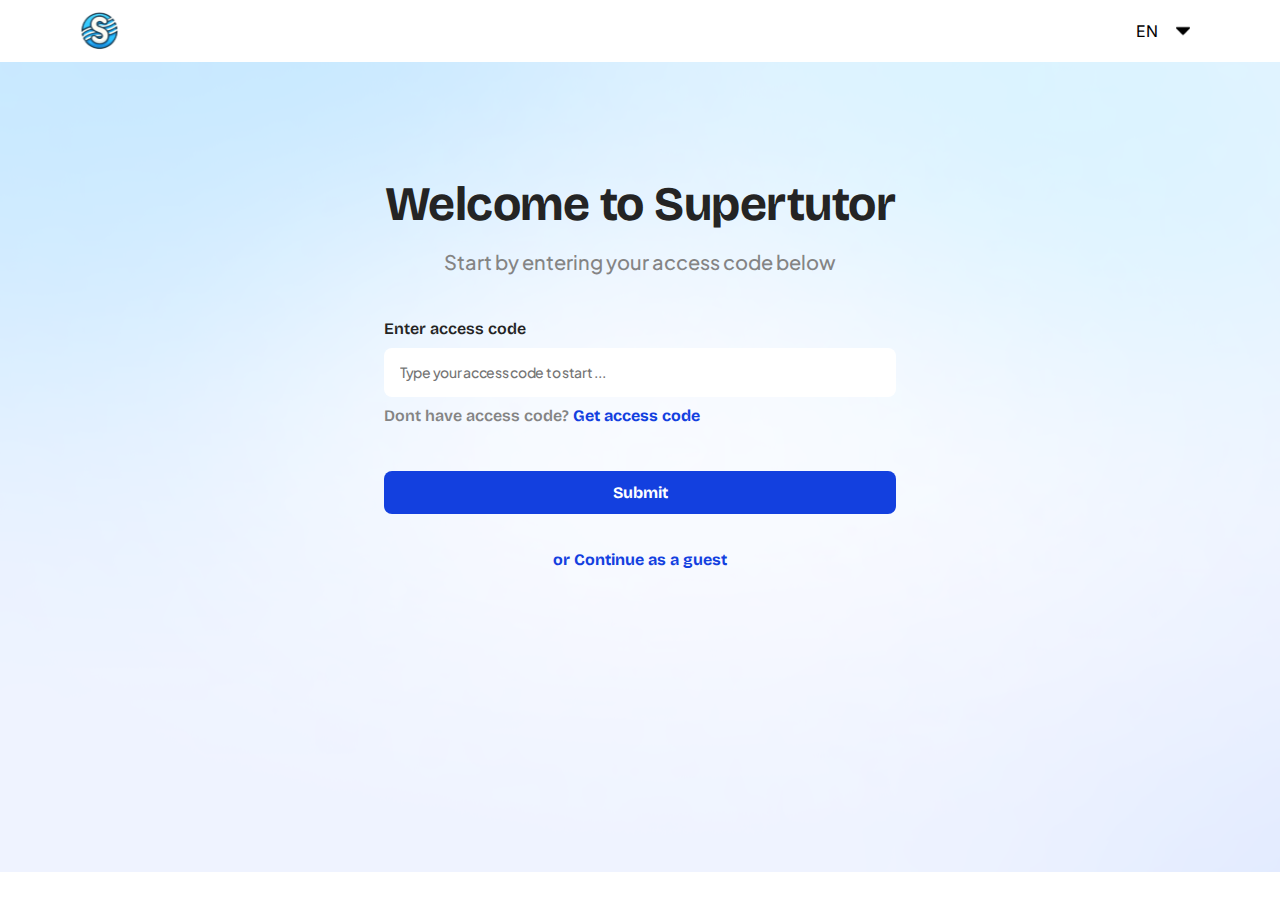
<file: index.html>
<!DOCTYPE html>
<html style="height:90%;">
    <head>
        <meta charset="utf-8">
        <meta http-equiv="X-UA-Compatible" content="IE=edge">
        <title>SuperTutor</title>
        <meta name="description" content="">
        <meta name="viewport" content="width=device-width, initial-scale=1">
        <meta name="viewport" content="width=device-width, initial-scale=1.0, viewport-fit=cover">
        <link rel="stylesheet" href="./style.css">
        <link rel="stylesheet" href="index.css">
        <link href="https://fonts.googleapis.com/css2?family=Inter:wght@400;700&display=swap" rel="stylesheet">
        <link href="https://fonts.googleapis.com/css2?family=Bricolage+Grotesque:wght@600;700&family=Plus+Jakarta+Sans:wght@500&display=swap" rel="stylesheet">
    </head>
    <body>

        <div class="navbar" >
            <img src="./assets/logo.svg" style="height:2.5rem;width:2.5rem;cursor: pointer;" onclick="window.location.href = 'index.html'" />
            <select class="custom-select" style="width:4rem;">
                <option selected>EN</option>
                <option value="es">ES</option>
                <option value="fr">FR</option>
                <option value="de">DE</option>
                <option value="it">IT</option>
                <option value="pt">PT</option>
                <option value="ru">RU</option>
                <option value="zh">ZH</option>
                <option value="ja">JA</option>
                <option value="ko">KO</option>
                <option value="ar">AR</option>
                <option value="hi">HI</option>
                <option value="nl">NL</option>
                <option value="sv">SV</option>
                <option value="da">DA</option>
                <option value="no">NO</option>
                <option value="fi">FI</option>
                <option value="pl">PL</option>
                <option value="tr">TR</option>
                <option value="cs">CS</option>
            </select>
        </div>

        <div class="main-bg">

            <div style="display:flex;flex-direction:column;gap:2.75rem ;align-items:center;position:relative;top:14%;">

                <div class="flex-col-gap-1" style="text-align:center;">
                    <div class="main-title"> Welcome to Supertutor </div>
                    <div class="title2"> Start by entering your access code below </div>        
                </div>


                <div class="flex-col-gap-05">
                    <div class="black-md"> Enter access code </div>
                    <input class="custom-input" style="width:30rem;" placeholder="Type your access code to start ..." />
                    <div class="grey-md hover">Dont have access code? <a class="blue-md">Get access code</a> </div>
                </div>

                <div class="flex-col-gap-15">
                    <button class="blue-action-btn" style="width:32rem;" onclick="window.location.href = 'page2.html'"> Submit </button>
                    <!-- <div class="blue-md cursor" style="text-align:center;"> <a class="blue-md" style="text-decoration: none;" href="page2.html"> or Continue as a guest </a> </div> -->

                    <button class="blue-action-btn blue-md cursor hover-btn" style="width:32rem;background: none;" onclick="window.location.href = 'page2.html'"> or Continue as a guest </button>
                </div>


            </div>

        </div>


    </body>
</html>
</file>
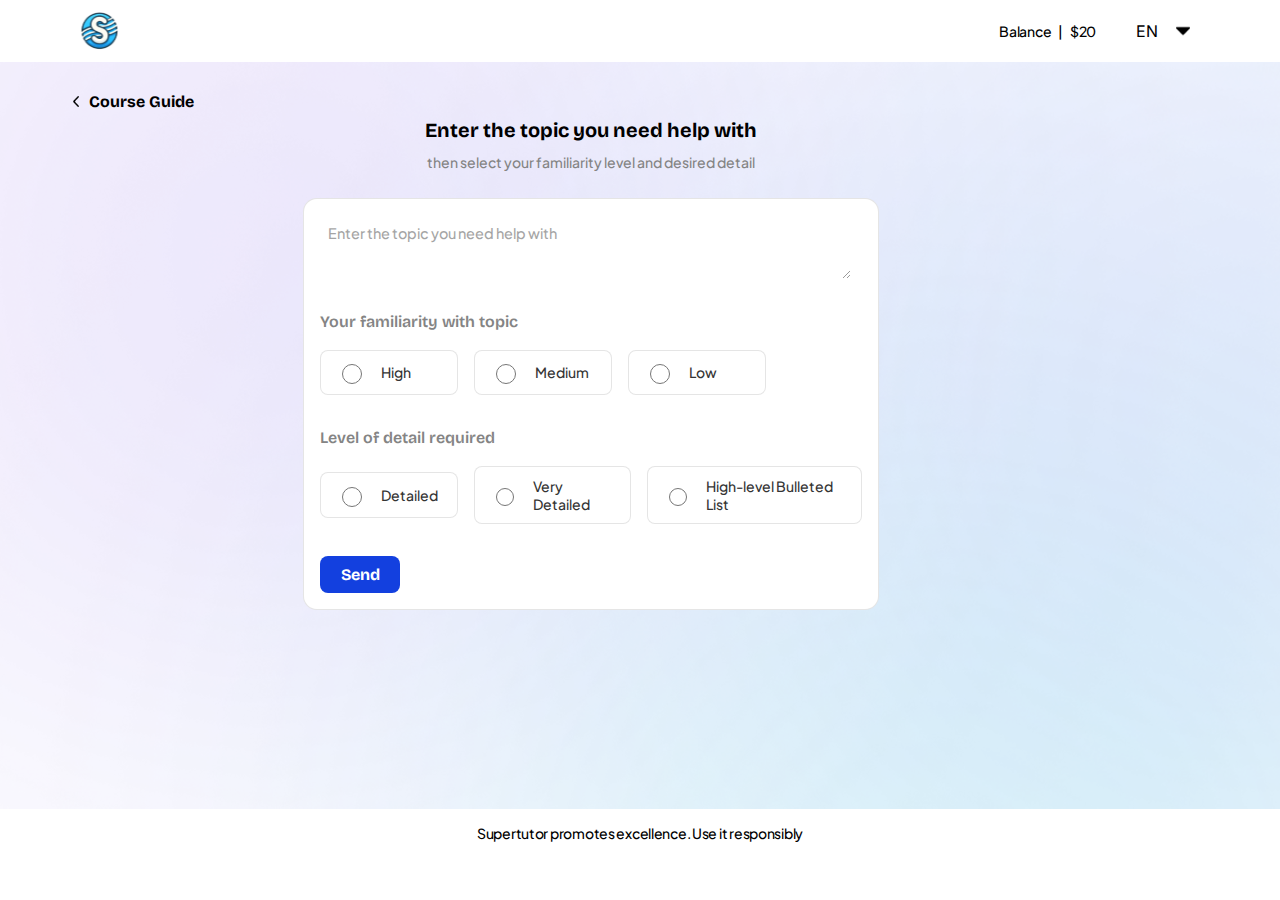
<file: course_guide1.html>
<!DOCTYPE html>
<html>
    <head>
        <meta charset="utf-8">
        <meta http-equiv="X-UA-Compatible" content="IE=edge">
        <title>SuperTutor</title>
        <meta name="description" content="">
        <meta name="viewport" content="width=device-width, initial-scale=1">
        <link rel="stylesheet" href="./style.css">
        <link rel="stylesheet" href="course_guide1.css">
        <meta name="viewport" content="width=device-width, initial-scale=1.0, viewport-fit=cover">
        <link href="https://fonts.googleapis.com/css2?family=Inter:wght@400;700&display=swap" rel="stylesheet">
        <link href="https://fonts.googleapis.com/css2?family=Bricolage+Grotesque:wght@600;700&family=Plus+Jakarta+Sans:wght@500&display=swap" rel="stylesheet">
    </head>
    <style>
    </style>
    <body style="height:83%;">

        <div class="navbar" >
            <img src="./assets/logo.svg" style="height:2.5rem;width:2.5rem;cursor: pointer;" onclick="window.location.href = 'index.html'" />
            <div class="flex-gap-2" style="gap:2.5rem;">
                <div class="black-md2"> Balance &nbsp;&nbsp; | &nbsp;&nbsp; $20 </div>
                <select class="custom-select" style="width:4rem;">
                    <option selected>EN</option>
                    <option value="es">ES</option>
                    <option value="fr">FR</option>
                    <option value="de">DE</option>
                    <option value="it">IT</option>
                    <option value="pt">PT</option>
                    <option value="ru">RU</option>
                    <option value="zh">ZH</option>
                    <option value="ja">JA</option>
                    <option value="ko">KO</option>
                    <option value="ar">AR</option>
                    <option value="hi">HI</option>
                    <option value="nl">NL</option>
                    <option value="sv">SV</option>
                    <option value="da">DA</option>
                    <option value="no">NO</option>
                    <option value="fi">FI</option>
                    <option value="pl">PL</option>
                    <option value="tr">TR</option>
                    <option value="cs">CS</option>
                </select>
            </div>
        </div>

        <div class="main-bg2">


            <div class="main101">

                <div class="flex-gap-05 cursor" style="margin-left:1rem;" onclick="window.location.href = 'page3.html'">
                    <img src="assets/chevron.png" style="width:0.65rem;" />
                    <div class="black-md-700"> Course Guide </div>
                </div>

                <div class="midpart1">

                    <div class="flex-col-gap-05 con2">
                        <div class="black-lg-700"> Enter the topic you need help with </div>
                        <div class="grey-md2" style="text-align:center;"> then select your familiarity level and desired detail </div>
                    </div>

                    <div class="flex-col-gap-2 custom-input2 container1" style="padding:1rem;">
                        <textarea placeholder="Enter the topic you need help with" class="custom-input2" 
                        style="width:95%;border:none;outline:none;padding:0.5rem;opacity:0.65;;font-family: 'Plus Jakarta Sans';height:3rem;"></textarea>

                        <div class="flex-col-gap-1">
                            <div class="grey-md">Your familiarity with topic</div>
                            <div class="flex-gap-1">
                                <div class="custom-radio-btn">
                                    <input type="radio" name="priority" id="high" />
                                    <label for="high">High</label>
                                </div>
                                <div class="custom-radio-btn">
                                    <input type="radio" name="priority" id="medium" />
                                    <label for="medium">Medium</label>
                                </div>
                                <div class="custom-radio-btn">
                                    <input type="radio" name="priority" id="low" />
                                    <label for="low">Low</label>
                                </div>
                            </div>                            
                        </div>

                        <div class="flex-col-gap-1">
                            <div class="grey-md">Level of detail required</div>
                            <div class="flex-gap-1">
                                <div class="custom-radio-btn">
                                    <input type="radio" name="detail-level" id="detailed" />
                                    <label for="detailed">Detailed</label>
                                </div>
                                <div class="custom-radio-btn">
                                    <input type="radio" name="detail-level" id="very-detailed" />
                                    <label for="very-detailed">Very Detailed</label>
                                </div>
                                <div class="custom-radio-btn">
                                    <input type="radio" name="detail-level" id="high-level" />
                                    <label for="high-level">High-level Bulleted List</label>
                                </div>
                            </div>                            
                        </div>

                        <button class="blue-action-btn" style="width:5rem;" onclick="window.location.href = 'course_guide2.html'"> Send </button>
                    </div>

                </div>
                <br>

                <!-- Hidden -->
                <button class="blue-action-btn" style="width:8rem; visibility:hidden !important;"> + New Topic </button>

            </div>
     

        </div>

        <footer class="bottombar">
            Supertutor promotes excellence. Use it  responsibly
        </footer>


    </body>
</html>
</file>
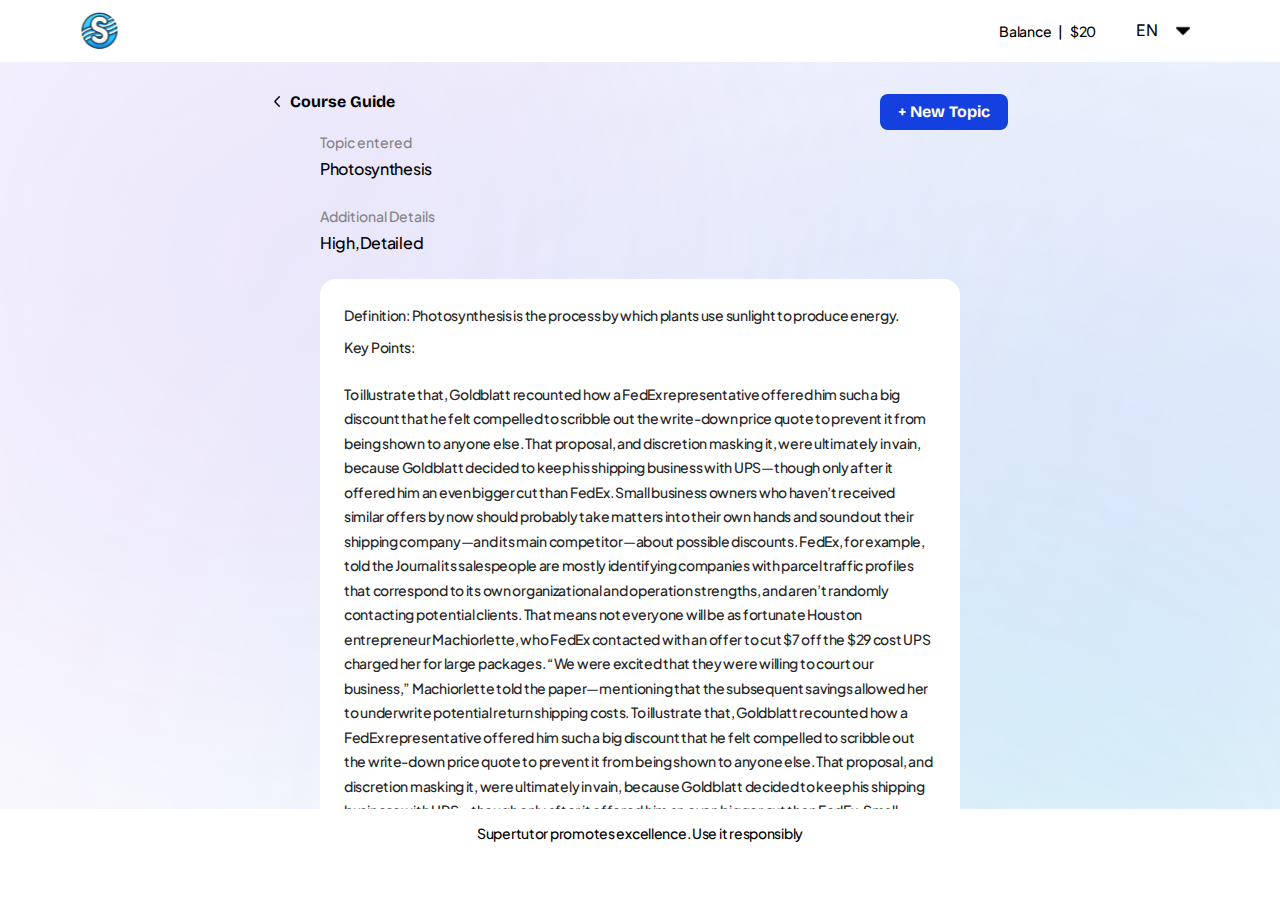
<file: course_guide2.html>
<!DOCTYPE html>
<html>
    <head>
        <meta charset="utf-8">
        <meta http-equiv="X-UA-Compatible" content="IE=edge">
        <title>SuperTutor</title>
        <meta name="description" content="">
        <meta name="viewport" content="width=device-width, initial-scale=1">
        <link rel="stylesheet" href="./style.css">
        <link rel="stylesheet" href="course_guide2.css">
        <meta name="viewport" content="width=device-width, initial-scale=1.0, viewport-fit=cover">
        <link href="https://fonts.googleapis.com/css2?family=Inter:wght@400;700&display=swap" rel="stylesheet">
        <link href="https://fonts.googleapis.com/css2?family=Bricolage+Grotesque:wght@600;700&family=Plus+Jakarta+Sans:wght@500&display=swap" rel="stylesheet">
    </head>
    <style>
    </style>
    <body style="height:83%;">

        <div class="navbar" >
            <img src="./assets/logo.svg" style="height:2.5rem;width:2.5rem;cursor: pointer;" onclick="window.location.href = 'index.html'" />
            <div class="flex-gap-2" style="gap:2.5rem;">
                <div class="black-md2"> Balance &nbsp;&nbsp; | &nbsp;&nbsp; $20 </div>
                <select class="custom-select" style="width:4rem;">
                    <option selected>EN</option>
                    <option value="es">ES</option>
                    <option value="fr">FR</option>
                    <option value="de">DE</option>
                    <option value="it">IT</option>
                    <option value="pt">PT</option>
                    <option value="ru">RU</option>
                    <option value="zh">ZH</option>
                    <option value="ja">JA</option>
                    <option value="ko">KO</option>
                    <option value="ar">AR</option>
                    <option value="hi">HI</option>
                    <option value="nl">NL</option>
                    <option value="sv">SV</option>
                    <option value="da">DA</option>
                    <option value="no">NO</option>
                    <option value="fi">FI</option>
                    <option value="pl">PL</option>
                    <option value="tr">TR</option>
                    <option value="cs">CS</option>
                </select>
            </div>
        </div>

        <div class="main-bg2" style="overflow-y: scroll;">


            <div style="justify-content: center;display: flex;flex-direction: column;align-items: center;">


                <div class="top-part">

                    <div class="flex-gap-05 cursor" style="margin-left:1rem;" onclick="window.location.href = 'course_guide1.html'">
                        <img src="assets/chevron.png" style="width:0.65rem;" />
                        <div class="black-md-700"> Course Guide </div>
                    </div>
    
                    <button class="blue-action-btn" style="width:8rem;margin-right:1rem;"> + New Topic </button>
    
                </div>
    
                <div class="midcon">
    
                    <div>
                        <div class="grey-md2"> Topic entered </div>
                        <div class="black-md2" style="font-size:1rem;"> Photosynthesis </div>
                    </div>
    
                    <div>
                        <div class="grey-md2"> Additional Details </div>
                        <div class="black-md2" style="font-size:1rem;"> High,Detailed </div>
                    </div>
    
                    <div class="question-card">
                        <div> Definition: Photosynthesis is the process by which plants use sunlight to produce energy. </div>
                        <div>Key Points:</div>
                        <p>
                            To illustrate that, Goldblatt recounted how a FedEx representative offered him such a big discount that he felt compelled to scribble out the write-down price quote to prevent it from being shown to anyone else. That proposal, and discretion masking it, were ultimately in vain, because Goldblatt decided to keep his shipping business with UPS—though only after it offered him an even bigger cut than FedEx. Small business owners who haven’t received similar offers by now should probably take matters into their own hands and sound out their shipping company—and its main competitor—about possible discounts. FedEx, for example, told the Journal its salespeople are mostly identifying companies with parcel traffic profiles that correspond to its own organizational and operation strengths, and aren’t randomly contacting potential clients. That means not everyone will be as fortunate Houston entrepreneur Machiorlette, who FedEx contacted with an offer to cut $7 off the $29 cost UPS charged her for large packages. “We were excited that they were willing to court our business,” Machiorlette told the paper—mentioning that the subsequent savings allowed her to underwrite potential return shipping costs.
                            To illustrate that, Goldblatt recounted how a FedEx representative offered him such a big discount that he felt compelled to scribble out the write-down price quote to prevent it from being shown to anyone else. That proposal, and discretion masking it, were ultimately in vain, because Goldblatt decided to keep his shipping business with UPS—though only after it offered him an even bigger cut than FedEx. Small business owners who haven’t received similar offers by now should probably take matters into their own hands and sound out their shipping company—and its main competitor—about possible discounts. FedEx, for example, told the Journal its salespeople are mostly identifying companies with parcel traffic profiles that correspond to its own organizational and operation strengths, and aren’t randomly contacting potential clients. That means not everyone will be as fortunate Houston entrepreneur Machiorlette, who FedEx contacted with an offer to cut $7 off the $29 cost UPS charged her for large packages. “We were excited that they were willing to court our business,” Machiorlette told the paper—mentioning that the subsequent savings allowed her to underwrite potential return shipping costs.
                            To illustrate that, Goldblatt recounted how a FedEx representative offered him such a big discount that he felt compelled to scribble out the write-down price quote to prevent it from being shown to anyone else. That proposal, and discretion masking it, were ultimately in vain, because Goldblatt decided to keep his shipping business with UPS—though only after it offered him an even bigger cut than FedEx. Small business owners who haven’t received similar offers by now should probably take matters into their own hands and sound out their shipping company—and its main competitor—about possible discounts. FedEx, for example, told the Journal its salespeople are mostly identifying companies with parcel traffic profiles that correspond to its own organizational and operation strengths, and aren’t randomly contacting potential clients. That means not everyone will be as fortunate Houston entrepreneur Machiorlette, who FedEx contacted with an offer to cut $7 off the $29 cost UPS charged her for large packages. “We were excited that they were willing to court our business,” Machiorlette told the paper—mentioning that the subsequent savings allowed her to underwrite potential return shipping costs.
                            To illustrate that, Goldblatt recounted how a FedEx representative offered him such a big discount that he felt compelled to scribble out the write-down price quote to prevent it from being shown to anyone else. That proposal, and discretion masking it, were ultimately in vain, because Goldblatt decided to keep his shipping business with UPS—though only after it offered him an even bigger cut than FedEx. Small business owners who haven’t received similar offers by now should probably take matters into their own hands and sound out their shipping company—and its main competitor—about possible discounts. FedEx, for example, told the Journal its salespeople are mostly identifying companies with parcel traffic profiles that correspond to its own organizational and operation strengths, and aren’t randomly contacting potential clients. That means not everyone will be as fortunate Houston entrepreneur Machiorlette, who FedEx contacted with an offer to cut $7 off the $29 cost UPS charged her for large packages. “We were excited that they were willing to court our business,” Machiorlette told the paper—mentioning that the subsequent savings allowed her to underwrite potential return shipping costs.
                            To illustrate that, Goldblatt recounted how a FedEx representative offered him such a big discount that he felt compelled to scribble out the write-down price quote to prevent it from being shown to anyone else. That proposal, and discretion masking it, were ultimately in vain, because Goldblatt decided to keep his shipping business with UPS—though only after it offered him an even bigger cut than FedEx. Small business owners who haven’t received similar offers by now should probably take matters into their own hands and sound out their shipping company—and its main competitor—about possible discounts. FedEx, for example, told the Journal its salespeople are mostly identifying companies with parcel traffic profiles that correspond to its own organizational and operation strengths, and aren’t randomly contacting potential clients. That means not everyone will be as fortunate Houston entrepreneur Machiorlette, who FedEx contacted with an offer to cut $7 off the $29 cost UPS charged her for large packages. “We were excited that they were willing to court our business,” Machiorlette told the paper—mentioning that the subsequent savings allowed her to underwrite potential return shipping costs.
                        </p>
                    </div>
    
                </div>


            </div>
     

        </div>

        <footer class="bottombar">
            Supertutor promotes excellence. Use it  responsibly
        </footer>


    </body>
</html>
</file>
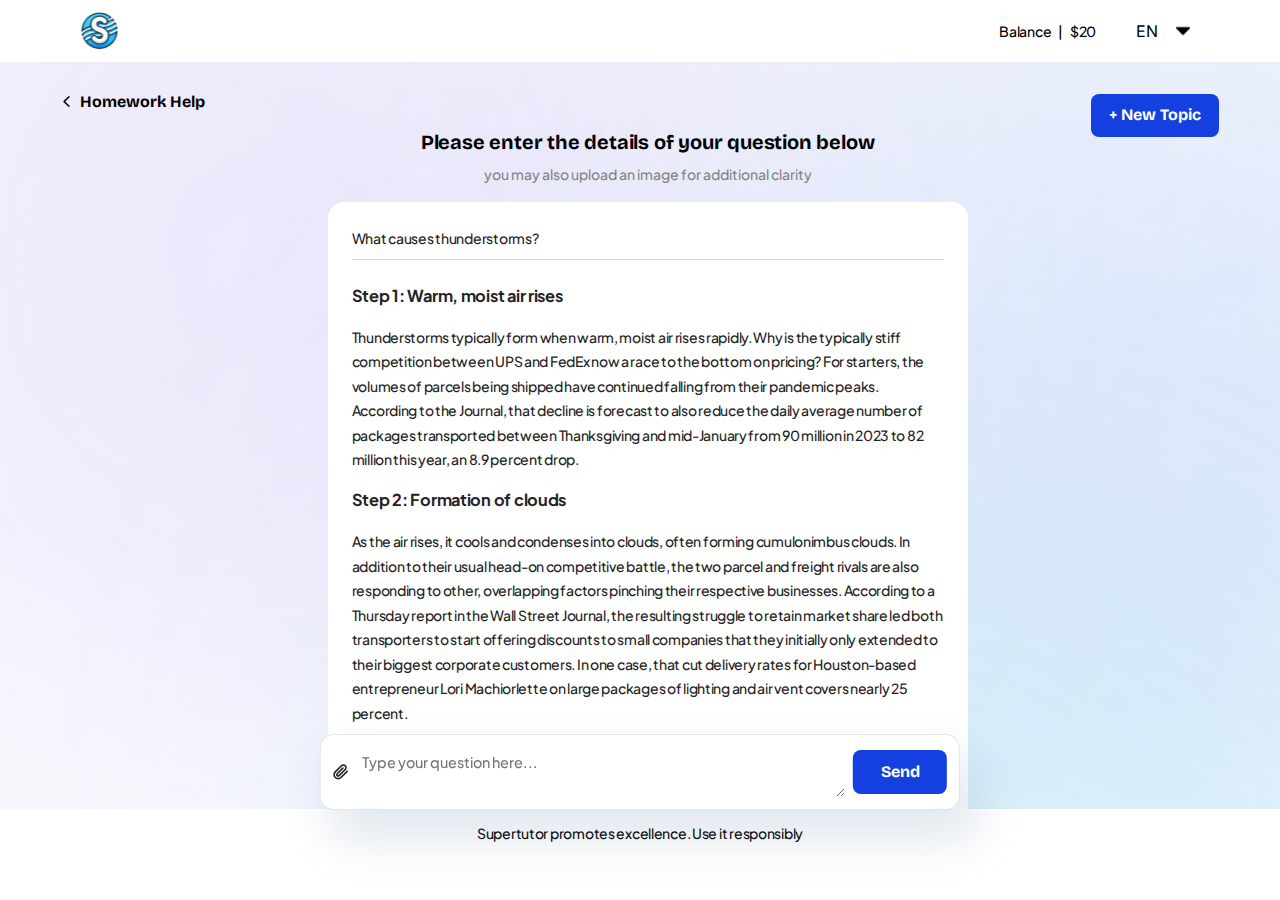
<file: homework_help1.html>
<!DOCTYPE html>
<html>
    <head>
        <meta charset="utf-8">
        <meta http-equiv="X-UA-Compatible" content="IE=edge">
        <title>SuperTutor</title>
        <meta name="description" content="">
        <meta name="viewport" content="width=device-width, initial-scale=1">
        <link rel="stylesheet" href="homework_help1.css">
        <link rel="stylesheet" href="./style.css">
        <meta name="viewport" content="width=device-width, initial-scale=1.0, viewport-fit=cover">
        <link href="https://fonts.googleapis.com/css2?family=Inter:wght@400;700&display=swap" rel="stylesheet">
        <link href="https://fonts.googleapis.com/css2?family=Bricolage+Grotesque:wght@600;700&family=Plus+Jakarta+Sans:wght@500&display=swap" rel="stylesheet">
    </head>
    <style>
    </style>
    <body style="height:83%;">

        <div class="navbar" >
            <img src="./assets/logo.svg" style="height:2.5rem;width:2.5rem;cursor: pointer;" onclick="window.location.href = 'index.html'" />
            <div class="flex-gap-2" style="gap:2.5rem;">
                <div class="black-md2"> Balance &nbsp;&nbsp; | &nbsp;&nbsp; $20 </div>
                <select class="custom-select" style="width:4rem;">
                    <option selected>EN</option>
                    <option value="es">ES</option>
                    <option value="fr">FR</option>
                    <option value="de">DE</option>
                    <option value="it">IT</option>
                    <option value="pt">PT</option>
                    <option value="ru">RU</option>
                    <option value="zh">ZH</option>
                    <option value="ja">JA</option>
                    <option value="ko">KO</option>
                    <option value="ar">AR</option>
                    <option value="hi">HI</option>
                    <option value="nl">NL</option>
                    <option value="sv">SV</option>
                    <option value="da">DA</option>
                    <option value="no">NO</option>
                    <option value="fi">FI</option>
                    <option value="pl">PL</option>
                    <option value="tr">TR</option>
                    <option value="cs">CS</option>
                </select>
            </div>
        </div>

        <div class="main-bg2" style="overflow-y: scroll;">


            <div class="mainconteent2" style="display:flex;align-items:flex-start;justify-content:space-around;">

                <div class="flex-gap-05 cursor" onclick="window.location.href = 'page3.html'">
                    <img src="assets/chevron.png" style="width:0.65rem;" />
                    <div class="black-md-700"> Homework Help </div>
                </div>

                <div class="middlepart">

                    <div class="flex-col-gap-05 mid-content">
                        <div class="black-lg-700">  Please enter the details of your question below </div>
                        <div class="grey-md2" style="text-align:center;"> you may also upload an image for additional clarity </div>
                    </div>

                    <div class="ques flex-col-gap-15" style="padding:1rem 0;">

                        <div class="question-card">
                            <div> What causes thunderstorms? </div>
                            <div class="divider"></div>
                            <div>
                                <div>
                                    <h3>Step 1: Warm, moist air rises</h3>
                                    <p>Thunderstorms typically form when warm, moist air rises rapidly. Why is the typically stiff competition between UPS and FedEx now a race to the bottom on pricing? For starters, the volumes of parcels being shipped have continued falling from their pandemic peaks. According to the Journal, that decline is forecast to also reduce the daily average number of packages transported between Thanksgiving and mid-January from 90 million in 2023 to 82 million this year, an 8.9 percent drop.</p>
                                </div>
                                
                                <div>
                                    <h3>Step 2: Formation of clouds</h3>
                                    <p>As the air rises, it cools and condenses into clouds, often forming cumulonimbus clouds. In addition to their usual head-on competitive battle, the two parcel and freight rivals are also responding to other, overlapping factors pinching their respective businesses. According to a Thursday report in the Wall Street Journal, the resulting struggle to retain market share led both transporters to start offering discounts to small companies that they initially only extended to their biggest corporate customers. In one case, that cut delivery rates for Houston-based entrepreneur Lori Machiorlette on large packages of lighting and air vent covers nearly 25 percent.</p>
                                </div>
                                
                                <div>
                                    <h3>Step 3: Electric charge build-up</h3>
                                    <p>Within the clouds, positive and negative charges separate, eventually leading to lightning and thunder. In addition to their usual head-on competitive battle, the two parcel and freight rivals are also responding to other, overlapping factors pinching their respective businesses. According to a Thursday report in the Wall Street Journal, the resulting struggle to retain market share led both transporters to start offering discounts to small companies that they initially only extended to their biggest corporate customers. In one case, that cut delivery rates for Houston-based entrepreneur Lori Machiorlette on large packages of lighting and air vent covers nearly 25 percent. Similar discounts may soon be pitched to your business, too, if it also regularly uses parcel shipping services to ship orders. Why is the typically stiff competition between UPS and FedEx now a race to the bottom on pricing? For starters, the volumes of parcels being shipped have continued falling from their pandemic peaks. According to the Journal, that decline is forecast to also reduce the daily average number of packages transported between Thanksgiving and mid-January from 90 million in 2023 to 82 million this year, an 8.9 percent drop.</p>
                                </div>                                
                            </div>
                        </div>

                        <div>
                            <div class="flex-gap-05 custom-input2 fixed-input1">
                                <!-- Pin SVG -->
                                <img src="assets/pin.svg" id="pin-icon" style="cursor: pointer;" />
                                
                                <!-- Hidden File Input -->
                                <input type="file" id="file-upload" style="display: none;" />
                        
                                <!-- Text Input -->
                                <textarea placeholder="Type your question here..." class="custom-input2" style="width:100%;border:none;outline:none;padding:5px !important;"></textarea>
                                
                                <!-- Send Button -->
                                <button class="blue-action-btn" style="width:7rem;"> Send </button>
                            </div>
                        </div>
                        
                        <!-- JavaScript to handle click -->
                        <script>
                            document.getElementById('pin-icon').addEventListener('click', function() {
                                document.getElementById('file-upload').click(); // Trigger file input click
                            });
                        </script>
                        
                    </div>

                </div>

                <button class="blue-action-btn" style="width:8rem;"> + New Topic </button>

            </div>
     

        </div>

        <footer class="bottombar">
            Supertutor promotes excellence. Use it  responsibly
        </footer>


    </body>
</html>
</file>
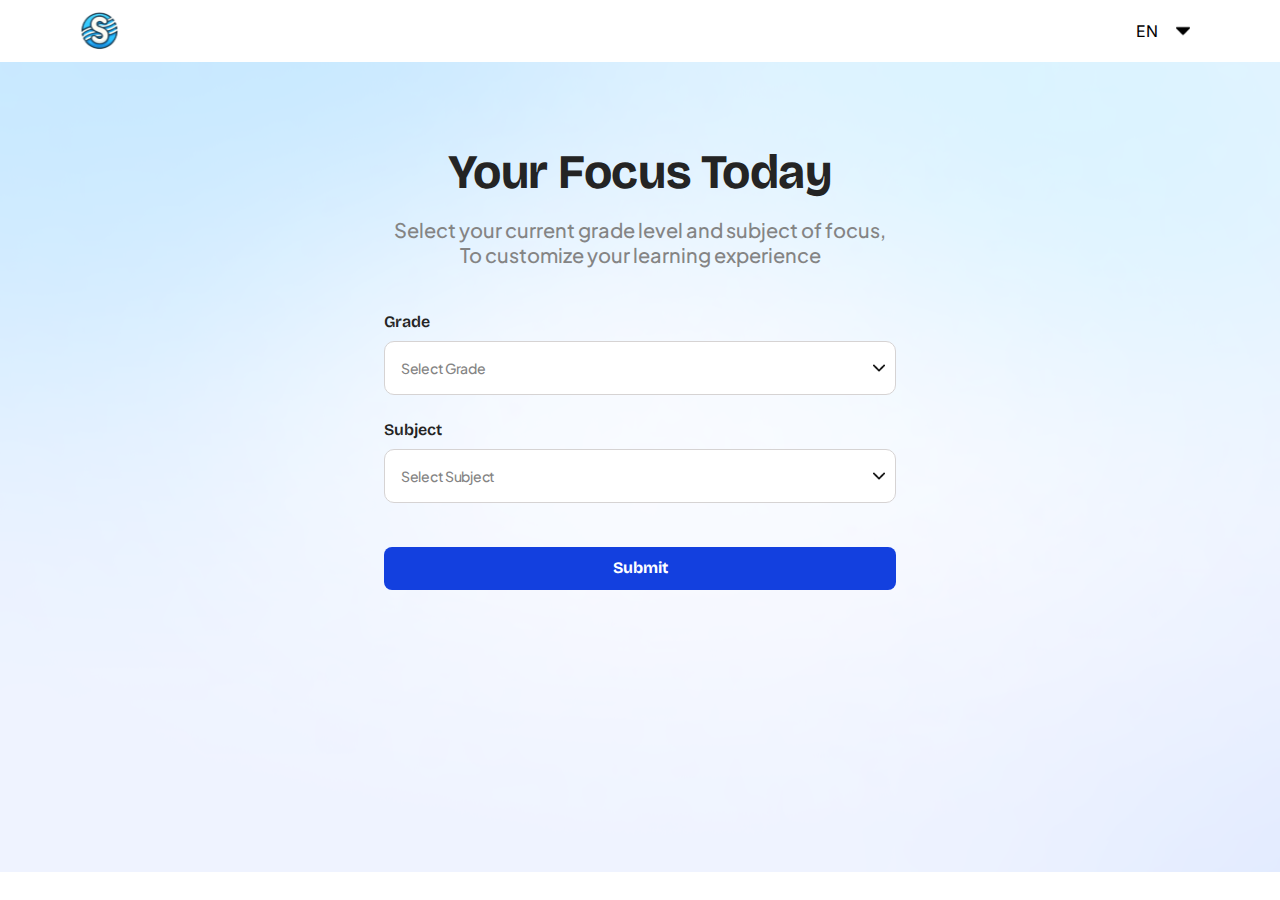
<file: page2.html>
<!DOCTYPE html>
<html style="height:90%;">
    <head>
        <meta charset="utf-8">
        <meta http-equiv="X-UA-Compatible" content="IE=edge">
        <title>SuperTutor</title>
        <meta name="description" content="">
        <meta name="viewport" content="width=device-width, initial-scale=1">
        <link rel="stylesheet" href="./style.css">
        <meta name="viewport" content="width=device-width, initial-scale=1.0, viewport-fit=cover">
        <link rel="stylesheet" href="page2.css">
        <link href="https://fonts.googleapis.com/css2?family=Inter:wght@400;700&display=swap" rel="stylesheet">
        <link href="https://fonts.googleapis.com/css2?family=Bricolage+Grotesque:wght@600;700&family=Plus+Jakarta+Sans:wght@500&display=swap" rel="stylesheet">
    </head>
    <body>

        <div class="navbar" >
            <img src="./assets/logo.svg" style="height:2.5rem;width:2.5rem;cursor: pointer;" onclick="window.location.href = 'index.html'" />
            <select class="custom-select" style="width:4rem;">
                <option selected>EN</option>
                <option value="es">ES</option>
                <option value="fr">FR</option>
                <option value="de">DE</option>
                <option value="it">IT</option>
                <option value="pt">PT</option>
                <option value="ru">RU</option>
                <option value="zh">ZH</option>
                <option value="ja">JA</option>
                <option value="ko">KO</option>
                <option value="ar">AR</option>
                <option value="hi">HI</option>
                <option value="nl">NL</option>
                <option value="sv">SV</option>
                <option value="da">DA</option>
                <option value="no">NO</option>
                <option value="fi">FI</option>
                <option value="pl">PL</option>
                <option value="tr">TR</option>
                <option value="cs">CS</option>
            </select>
        </div>

        <div class="main-bg">

            <div style="display:flex;flex-direction:column;gap:2.75rem ;align-items:center;position:relative;top:10%;">

                <div class="flex-col-gap-1">
                    <div class="main-title" style="text-align:center;"> Your Focus Today </div>
                    <div class="title2" style="text-align:center;">  Select your current grade level and subject of focus, <br> To customize your learning experience </div>        
                </div>

                <div class="flex-col-gap-15">

                    <div class="flex-col-gap-05">
                        <div class="black-md"> Grade </div>
                        <select class="custom-select2" style="width:32rem;">
                            <option selected>Select Grade</option>
                            <option>A</option>
                            <option>B</option>
                            <option>C</option>
                        </select>
                    </div>
    
                    <div class="flex-col-gap-05">
                        <div class="black-md"> Subject </div>
                        <select class="custom-select2" style="width:32rem;">
                            <option selected>Select Subject</option>
                            <option>A</option>
                            <option>B</option>
                            <option>C</option>
                        </select>
                    </div>

                </div>

                <div class="flex-col-gap-15">
                    <button class="blue-action-btn" style="width:32rem;" onclick="window.location.href = 'page3.html'"> Submit </button>
                </div>


            </div>

        </div>


    </body>
</html>
</file>
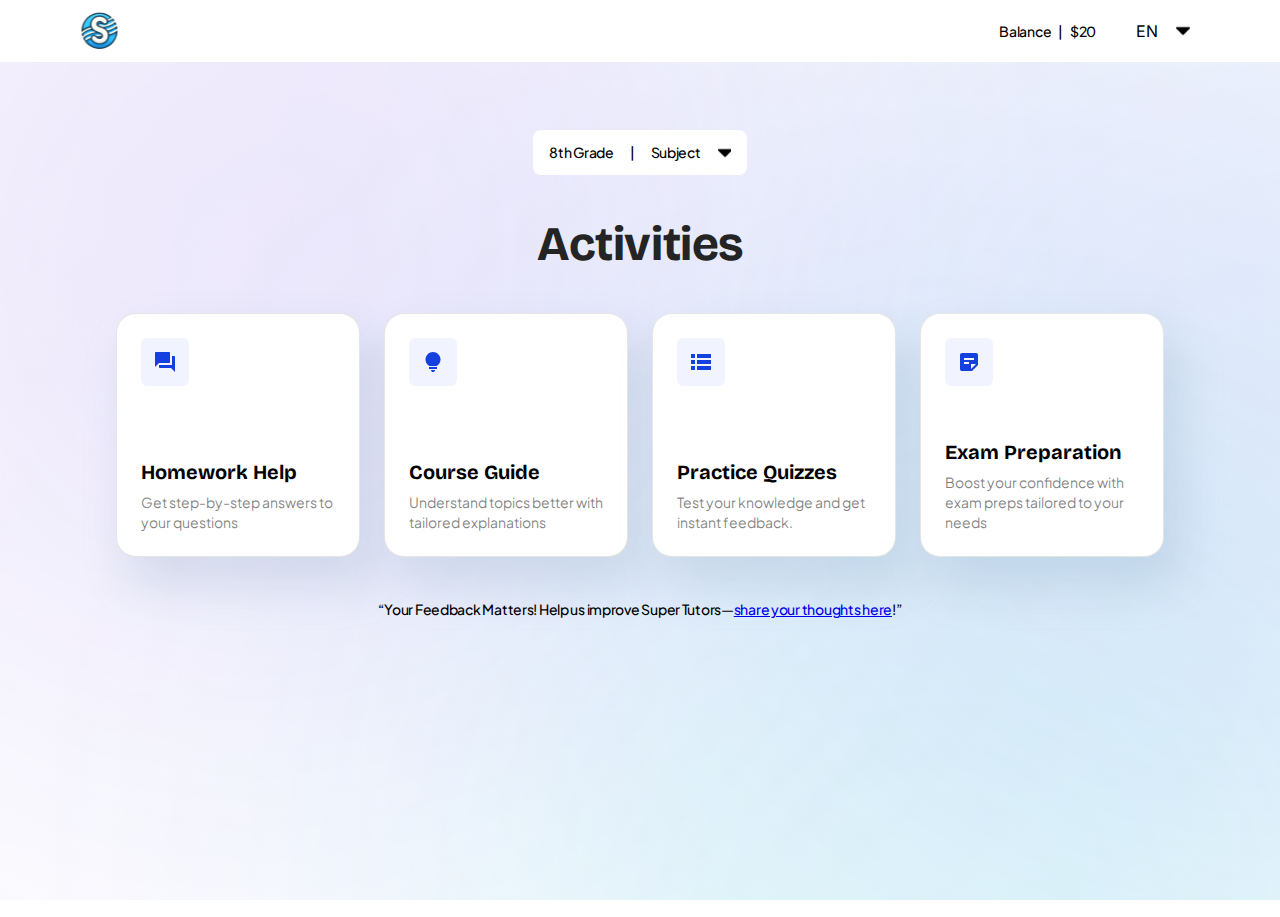
<file: page3.html>
<!DOCTYPE html>
<html class="main-bg2" style="height:95%;">
<head>
    <meta charset="utf-8">
    <meta http-equiv="X-UA-Compatible" content="IE=edge">
    <title>SuperTutor</title>
    <meta name="description" content="">
    <meta name="viewport" content="width=device-width, initial-scale=1">
    <link rel="stylesheet" href="./style.css">
    <link rel="stylesheet" href="page3.css">
    <meta name="viewport" content="width=device-width, initial-scale=1.0, viewport-fit=cover">
    <link href="https://fonts.googleapis.com/css2?family=Inter:wght@400;700&display=swap" rel="stylesheet">
    <link href="https://fonts.googleapis.com/css2?family=Bricolage+Grotesque:wght@600;700&family=Plus+Jakarta+Sans:wght@500&display=swap" rel="stylesheet">
    <style>
    </style>
</head>
<body>

    <div class="navbar">
        <img src="./assets/logo.svg" style="height:2.5rem;width:2.5rem;cursor: pointer;" onclick="window.location.href = 'index.html'" />
        <div class="flex-gap-2" style="gap:2.5rem;">
            <div class="black-md2"> Balance &nbsp;&nbsp; | &nbsp;&nbsp; $20 </div>
            <select class="custom-select" style="width:4rem;">
                <option selected>EN</option>
                <option value="es">ES</option>
                <option value="fr">FR</option>
                <option value="de">DE</option>
                <option value="it">IT</option>
                <option value="pt">PT</option>
                <option value="ru">RU</option>
                <option value="zh">ZH</option>
                <option value="ja">JA</option>
                <option value="ko">KO</option>
                <option value="ar">AR</option>
                <option value="hi">HI</option>
                <option value="nl">NL</option>
                <option value="sv">SV</option>
                <option value="da">DA</option>
                <option value="no">NO</option>
                <option value="fi">FI</option>
                <option value="pl">PL</option>
                <option value="tr">TR</option>
                <option value="cs">CS</option>
            </select>
        </div>
    </div>

    <div style="width:100%;height:100%;">
        <div style="display:flex;flex-direction:column;gap:2.5rem;align-items:center;position:relative;top:8%;">
            <div class="flex-gap-1" style="background:white;padding:0.65rem 1rem;border-radius:8px;cursor:pointer;"  onclick="window.location.href = 'page2.html'">
                <div class="black-md2">8th Grade</div>
                <div class="black-md2">|</div>
                <select class="custom-select black-md2" style="background-position: right -1px center;width: 5rem;">
                    <option selected>Subject</option>
                    <option>A</option>
                    <option>B</option>
                    <option>C</option> 
                </select>
            </div>

            <div class="flex-col-gap-1">
                <div class="main-title" style="text-align:center;"> Activities </div>
            </div>

            <div class="flex-gap-15" style="flex-wrap:wrap;justify-content:center;">
                <div class="card" onclick="window.location.href = 'homework_help1.html' ">
                    <svg width="48" height="48" viewBox="0 0 48 48" fill="none" xmlns="http://www.w3.org/2000/svg">
                        <rect width="48" height="48" rx="6" fill="#F1F4FF"/>
                        <path d="M19 30C18.7167 30 18.4792 29.9042 18.2875 29.7125C18.0958 29.5208 18 29.2833 18 29V27H31V18H33C33.2833 18 33.5208 18.0958 33.7125 18.2875C33.9042 18.4792 34 18.7167 34 19V34L30 30H19ZM14 29V15C14 14.7167 14.0958 14.4792 14.2875 14.2875C14.4792 14.0958 14.7167 14 15 14H28C28.2833 14 28.5208 14.0958 28.7125 14.2875C28.9042 14.4792 29 14.7167 29 15V24C29 24.2833 28.9042 24.5208 28.7125 24.7125C28.5208 24.9042 28.2833 25 28 25H18L14 29Z" fill="#1340DF"/>
                    </svg>
                    <div class="flex-col-gap-05">
                        <div class="title">Homework Help</div>
                        <div class="subtitle">Get step-by-step answers to your questions</div>
                    </div>    
                </div>

                <div class="card" onclick="window.location.href = 'course_guide1.html' ">
                    <svg width="48" height="48" viewBox="0 0 48 48" fill="none" xmlns="http://www.w3.org/2000/svg">
                        <rect width="48" height="48" rx="6" fill="#F1F4FF"/>
                        <path d="M24 34C23.45 34 22.9792 33.8042 22.5875 33.4125C22.1958 33.0208 22 32.55 22 32H26C26 32.55 25.8042 33.0208 25.4125 33.4125C25.0208 33.8042 24.55 34 24 34ZM20 31V29H28V31H20ZM20.25 28C19.1 27.3167 18.1875 26.4 17.5125 25.25C16.8375 24.1 16.5 22.85 16.5 21.5C16.5 19.4167 17.2292 17.6458 18.6875 16.1875C20.1458 14.7292 21.9167 14 24 14C26.0833 14 27.8542 14.7292 29.3125 16.1875C30.7708 17.6458 31.5 19.4167 31.5 21.5C31.5 22.85 31.1625 24.1 30.4875 25.25C29.8125 26.4 28.9 27.3167 27.75 28H20.25Z" fill="#1340DF"/>
                    </svg>                            
                    <div class="flex-col-gap-05">
                        <div class="title">Course Guide</div>
                        <div class="subtitle">Understand topics better with tailored explanations</div>
                    </div>    
                </div>

                <div class="card" onclick="window.location.href = 'practice_quiz1.html' ">
                    <svg width="48" height="48" viewBox="0 0 48 48" fill="none" xmlns="http://www.w3.org/2000/svg">
                        <rect width="48" height="48" rx="6" fill="#F1F4FF"/>
                        <path d="M14 32V28H18V32H14ZM20 32V28H34V32H20ZM14 26V22H18V26H14ZM20 26V22H34V26H20ZM14 20V16H18V20H14ZM20 20V16H34V20H20Z" fill="#1340DF"/>
                    </svg>                            
                    <div class="flex-col-gap-05">
                        <div class="title">Practice Quizzes</div>
                        <div class="subtitle">Test your knowledge and get instant feedback.</div>
                    </div>    
                </div>

                <div class="card" onclick="window.location.href = 'course_guide1.html' ">
                    <svg width="48" height="48" viewBox="0 0 48 48" fill="none" xmlns="http://www.w3.org/2000/svg">
                        <rect width="48" height="48" rx="6" fill="#F1F4FF"/>
                        <path d="M17 33C16.45 33 15.9792 32.8042 15.5875 32.4125C15.1958 32.0208 15 31.55 15 31V17C15 16.45 15.1958 15.9792 15.5875 15.5875C15.9792 15.1958 16.45 15 17 15H31C31.55 15 32.0208 15.1958 32.4125 15.5875C32.8042 15.9792 33 16.45 33 17V27L27 33H17ZM26 31L31 26H26V31ZM19 26H24V24H19V26ZM19 22H29V20H19V22Z" fill="#1340DF"/>
                    </svg>                            
                    <div class="flex-col-gap-05">
                        <div class="title">Exam Preparation</div>
                        <div class="subtitle">Boost your confidence with exam preps tailored to your needs</div>
                    </div>    
                </div>
            </div>

            <div class="black-md2" style="padding-bottom:1rem;text-align:center;">
                “Your Feedback Matters! Help us improve Super Tutors—<a href="#" id="shareThoughts">share your thoughts here</a>!”
            </div>

        </div>
    </div>

    <dialog id="feedbackDialog" style="display:none;">
        <form method="dialog" id="dialogContent" class="feedback-dialog" style="padding:0;width:85%;" onsubmit="handleSubmit(event)">
            <div class="flex-gap-05 cursor" id="closeDialog">
                <img src="assets/chevron.png" style="width:0.65rem;" />
                <div class="black-md-700"> Close </div>
            </div>
            <div class="flex-col-gap-05">
                <div class="black-md-33"> Your Feedback Matters </div>
                <div class="grey-md2"> Help us improve Super Tutors </div>
            </div>
            <textarea class="feedback-textarea" placeholder="Write your feedback here" style="height:3rem;"></textarea>
            <button class="blue-action-btn" style="width:6rem;" type="submit"> Submit </button>
        </form>
    </dialog>

    <script>
        const dialog = document.getElementById("feedbackDialog");
        const dialogContent = document.getElementById("dialogContent");
        const shareThoughtsLink = document.getElementById("shareThoughts");
        const closeDialogBtn = document.getElementById("closeDialog");

        shareThoughtsLink.onclick = function(event) {
            event.preventDefault(); // Prevent default link behavior
            dialog.style.display = "inline"
            dialog.showModal(); // Show the dialog
        }

        closeDialogBtn.onclick = function() {
            dialog.style.display = "none"
            dialog.close(); // Close the dialog
        }

        function handleSubmit(event) {
            event.preventDefault(); // Prevent default form submission
            // You can handle form data submission here

            dialogContent.style.width = "100%";
            dialog.style.padding = '1.85rem';
            // Update the dialog content
            dialogContent.innerHTML = `
                <div class="flex-col-gap-1">
                    <div class="flex-gap-05 cursor" id="closeDialog" onclick="window.location.href = 'page3.html'">
                        <img src="assets/chevron.png" style="width:0.65rem;" />
                        <div class="black-md-700"> Close </div>
                    </div>
                    <div class="flex-col-gap-15" style="align-items:center">
                        <img src='assets/greencheck.svg' style="5rem" />
                        <div class="black-md-33" style='text-align:center'> Feedback submitted successfully! </div>
                    </div>
                </div>
            `;

            console.log("Feedback submitted");
        }
    </script>
</body>
</html>
</file>
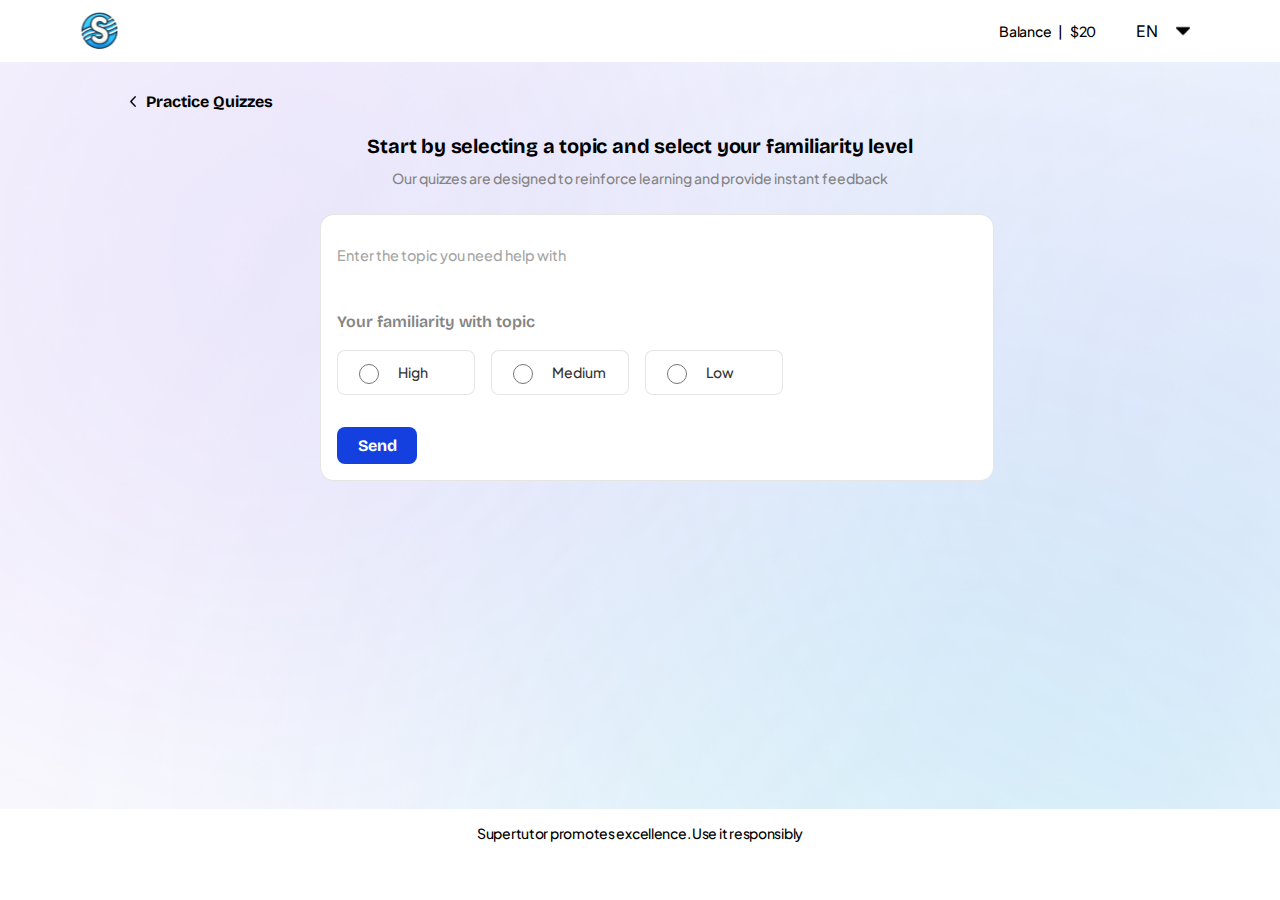
<file: practice_quiz1.html>
<!DOCTYPE html>
<html>
    <head>
        <meta charset="utf-8">
        <meta http-equiv="X-UA-Compatible" content="IE=edge">
        <title>SuperTutor</title>
        <meta name="description" content="">
        <meta name="viewport" content="width=device-width, initial-scale=1">
        <link rel="stylesheet" href="./style.css">
        <link rel="stylesheet" href="practice_quiz1.css">
        <meta name="viewport" content="width=device-width, initial-scale=1.0, viewport-fit=cover">
        <link href="https://fonts.googleapis.com/css2?family=Inter:wght@400;700&display=swap" rel="stylesheet">
        <link href="https://fonts.googleapis.com/css2?family=Bricolage+Grotesque:wght@600;700&family=Plus+Jakarta+Sans:wght@500&display=swap" rel="stylesheet">
    </head>
    <style>
    </style>
    <body style="height:83%;">

        <div class="navbar" >
            <img src="./assets/logo.svg" style="height:2.5rem;width:2.5rem;cursor: pointer;" onclick="window.location.href = 'index.html'" />
            <div class="flex-gap-2" style="gap:2.5rem;">
                <div class="black-md2"> Balance &nbsp;&nbsp; | &nbsp;&nbsp; $20 </div>
                <select class="custom-select" style="width:4rem;">
                    <option selected>EN</option>
                    <option value="es">ES</option>
                    <option value="fr">FR</option>
                    <option value="de">DE</option>
                    <option value="it">IT</option>
                    <option value="pt">PT</option>
                    <option value="ru">RU</option>
                    <option value="zh">ZH</option>
                    <option value="ja">JA</option>
                    <option value="ko">KO</option>
                    <option value="ar">AR</option>
                    <option value="hi">HI</option>
                    <option value="nl">NL</option>
                    <option value="sv">SV</option>
                    <option value="da">DA</option>
                    <option value="no">NO</option>
                    <option value="fi">FI</option>
                    <option value="pl">PL</option>
                    <option value="tr">TR</option>
                    <option value="cs">CS</option>
                </select>
            </div>
        </div>

        <div class="main-bg2">


            <div style="display:flex;flex-direction:column;align-items:flex-start;justify-content:space-around;padding-top:2rem;">

                <div class="flex-gap-05 cursor top-part" onclick="window.location.href = 'page3.html'">
                    <img src="assets/chevron.png" style="width:0.65rem;" />
                    <div class="black-md-700"> Practice Quizzes </div>
                </div>

                <div class="main-part">

                    <div class="flex-col-gap-05" style="margin-top:1.5rem;">
                        <div class="black-lg-700"> Start by selecting a topic and select your familiarity level </div>
                        <div class="grey-md2" style="text-align:center;"> Our quizzes are designed to reinforce learning and provide instant feedback </div>
                    </div>

                    <div class="flex-col-gap-2 custom-input2" style="padding:1rem;width:100%;">
                        <input placeholder="Enter the topic you need help with" class="custom-input2" 
                        style="width:100%;border:none;outline:none;padding:0;opacity:0.65;;font-family: 'Plus Jakarta Sans';height:3rem;" />

                        <div class="flex-col-gap-1">
                            <div class="grey-md">Your familiarity with topic</div>
                            <div class="flex-gap-1 ops">
                                <div class="custom-radio-btn">
                                    <input type="radio" name="priority" id="high" />
                                    <label for="high">High</label>
                                </div>
                                <div class="custom-radio-btn">
                                    <input type="radio" name="priority" id="medium" />
                                    <label for="medium">Medium</label>
                                </div>
                                <div class="custom-radio-btn">
                                    <input type="radio" name="priority" id="low" />
                                    <label for="low">Low</label>
                                </div>
                            </div>                            
                        </div>

                        <button class="blue-action-btn" style="width:5rem;" onclick="window.location.href = 'practice_quiz2.html'"> Send </button>
                    </div>

                </div>

                <!-- Hidden -->
                <button class="blue-action-btn" style="width:8rem; visibility:hidden !important;"> + New Topic </button>

            </div>
     

        </div>

        <footer class="bottombar">
            Supertutor promotes excellence. Use it  responsibly
        </footer>


    </body>
</html>
</file>
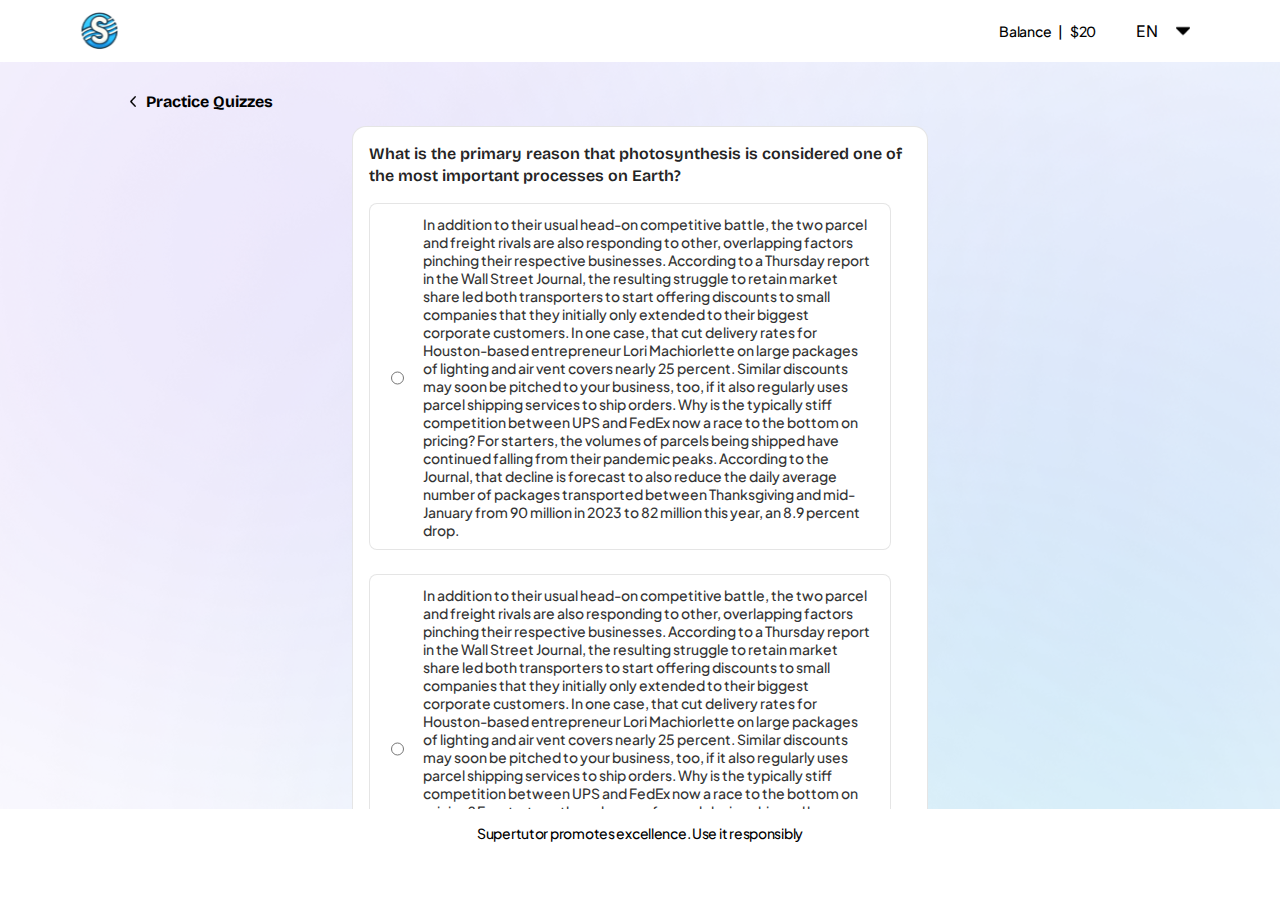
<file: practice_quiz2.html>
<!DOCTYPE html>
<html>
    <head>
        <meta charset="utf-8">
        <meta http-equiv="X-UA-Compatible" content="IE=edge">
        <title>SuperTutor</title>
        <meta name="description" content="">
        <meta name="viewport" content="width=device-width, initial-scale=1">
        <link rel="stylesheet" href="./style.css">
        <link rel="stylesheet" href="practice_quiz2.css">
        <meta name="viewport" content="width=device-width, initial-scale=1.0, viewport-fit=cover">
        <link href="https://fonts.googleapis.com/css2?family=Inter:wght@400;700&display=swap" rel="stylesheet">
        <link href="https://fonts.googleapis.com/css2?family=Bricolage+Grotesque:wght@600;700&family=Plus+Jakarta+Sans:wght@500&display=swap" rel="stylesheet">
    </head>
    <style>
    </style>
    <body style="height:83%;">

        <div class="navbar" >
            <img src="./assets/logo.svg" style="height:2.5rem;width:2.5rem;cursor: pointer;" onclick="window.location.href = 'index.html'" />
            <div class="flex-gap-2" style="gap:2.5rem;">
                <div class="black-md2"> Balance &nbsp;&nbsp; | &nbsp;&nbsp; $20 </div>
                <select class="custom-select" style="width:4rem;">
                    <option selected>EN</option>
                    <option value="es">ES</option>
                    <option value="fr">FR</option>
                    <option value="de">DE</option>
                    <option value="it">IT</option>
                    <option value="pt">PT</option>
                    <option value="ru">RU</option>
                    <option value="zh">ZH</option>
                    <option value="ja">JA</option>
                    <option value="ko">KO</option>
                    <option value="ar">AR</option>
                    <option value="hi">HI</option>
                    <option value="nl">NL</option>
                    <option value="sv">SV</option>
                    <option value="da">DA</option>
                    <option value="no">NO</option>
                    <option value="fi">FI</option>
                    <option value="pl">PL</option>
                    <option value="tr">TR</option>
                    <option value="cs">CS</option>
                </select>
            </div>
        </div>

        <div class="main-bg2">


            <div class="inner-con">

                <div class="flex-gap-05 cursor top-part" onclick="window.location.href = 'practice_quiz1.html'">
                    <img src="assets/chevron.png" style="width:0.65rem;" />
                    <div class="black-md-700"> Practice Quizzes </div>
                </div>

                <div style="width: 45%;height: 75vh;display: flex;flex-direction:column; gap:1.5rem;">

                    <div class="flex-col-gap-2 custom-input2" style="padding:1rem;">

                        <div class="flex-col-gap-1">
                            <div class="black-md">What is the primary reason that photosynthesis is considered one of the most important processes on Earth?</div>
                            <div class="flex-col-gap-15">
                                <div class="custom-radio-btn">
                                    <input type="radio" name="priority" id="high" />
                                    <label for="high">
                                        In addition to their usual head-on competitive battle, the two parcel and freight rivals are also responding to other, overlapping factors pinching their respective businesses. According to a Thursday report in the Wall Street Journal, the resulting struggle to retain market share led both transporters to start offering discounts to small companies that they initially only extended to their biggest corporate customers. In one case, that cut delivery rates for Houston-based entrepreneur Lori Machiorlette on large packages of lighting and air vent covers nearly 25 percent. Similar discounts may soon be pitched to your business, too, if it also regularly uses parcel shipping services to ship orders. Why is the typically stiff competition between UPS and FedEx now a race to the bottom on pricing? For starters, the volumes of parcels being shipped have continued falling from their pandemic peaks. According to the Journal, that decline is forecast to also reduce the daily average number of packages transported between Thanksgiving and mid-January from 90 million in 2023 to 82 million this year, an 8.9 percent drop.
                                    </label>
                                </div>
                                <div class="custom-radio-btn">
                                    <input type="radio" name="priority" id="medium" />
                                    <label for="medium">
                                        In addition to their usual head-on competitive battle, the two parcel and freight rivals are also responding to other, overlapping factors pinching their respective businesses. According to a Thursday report in the Wall Street Journal, the resulting struggle to retain market share led both transporters to start offering discounts to small companies that they initially only extended to their biggest corporate customers. In one case, that cut delivery rates for Houston-based entrepreneur Lori Machiorlette on large packages of lighting and air vent covers nearly 25 percent. Similar discounts may soon be pitched to your business, too, if it also regularly uses parcel shipping services to ship orders. Why is the typically stiff competition between UPS and FedEx now a race to the bottom on pricing? For starters, the volumes of parcels being shipped have continued falling from their pandemic peaks. According to the Journal, that decline is forecast to also reduce the daily average number of packages transported between Thanksgiving and mid-January from 90 million in 2023 to 82 million this year, an 8.9 percent drop.
                                    </label>
                                </div>
                                <div class="custom-radio-btn">
                                    <input type="radio" name="priority" id="low" />
                                    <label for="low">
                                        In addition to their usual head-on competitive battle, the two parcel and freight rivals are also responding to other, overlapping factors pinching their respective businesses. According to a Thursday report in the Wall Street Journal, the resulting struggle to retain market share led both transporters to start offering discounts to small companies that they initially only extended to their biggest corporate customers. In one case, that cut delivery rates for Houston-based entrepreneur Lori Machiorlette on large packages of lighting and air vent covers nearly 25 percent. Similar discounts may soon be pitched to your business, too, if it also regularly uses parcel shipping services to ship orders. Why is the typically stiff competition between UPS and FedEx now a race to the bottom on pricing? For starters, the volumes of parcels being shipped have continued falling from their pandemic peaks. According to the Journal, that decline is forecast to also reduce the daily average number of packages transported between Thanksgiving and mid-January from 90 million in 2023 to 82 million this year, an 8.9 percent drop.
                                    </label>
                                </div>
                                <div class="custom-radio-btn">
                                    <input type="radio" name="priority" id="low" />
                                    <label for="low"> 
                                        In addition to their usual head-on competitive battle, the two parcel and freight rivals are also responding to other, overlapping factors pinching their respective businesses. According to a Thursday report in the Wall Street Journal, the resulting struggle to retain market share led both transporters to start offering discounts to small companies that they initially only extended to their biggest corporate customers. In one case, that cut delivery rates for Houston-based entrepreneur Lori Machiorlette on large packages of lighting and air vent covers nearly 25 percent. Similar discounts may soon be pitched to your business, too, if it also regularly uses parcel shipping services to ship orders. Why is the typically stiff competition between UPS and FedEx now a race to the bottom on pricing? For starters, the volumes of parcels being shipped have continued falling from their pandemic peaks. According to the Journal, that decline is forecast to also reduce the daily average number of packages transported between Thanksgiving and mid-January from 90 million in 2023 to 82 million this year, an 8.9 percent drop.
                                    </label>
                                </div>
                            </div>                            
                        </div>

                        <button class="blue-action-btn" style="width:5rem;" onclick="window.location.href = 'practice_quiz3.html'"> Submit </button>
                    </div>

                </div>

                <!-- Hidden -->
                <button class="blue-action-btn" style="width:8rem; visibility:hidden !important;"> + New Topic </button>

            </div>
     

        </div>

        <footer class="bottombar">
            Supertutor promotes excellence. Use it  responsibly
        </footer>


    </body>
</html>
</file>
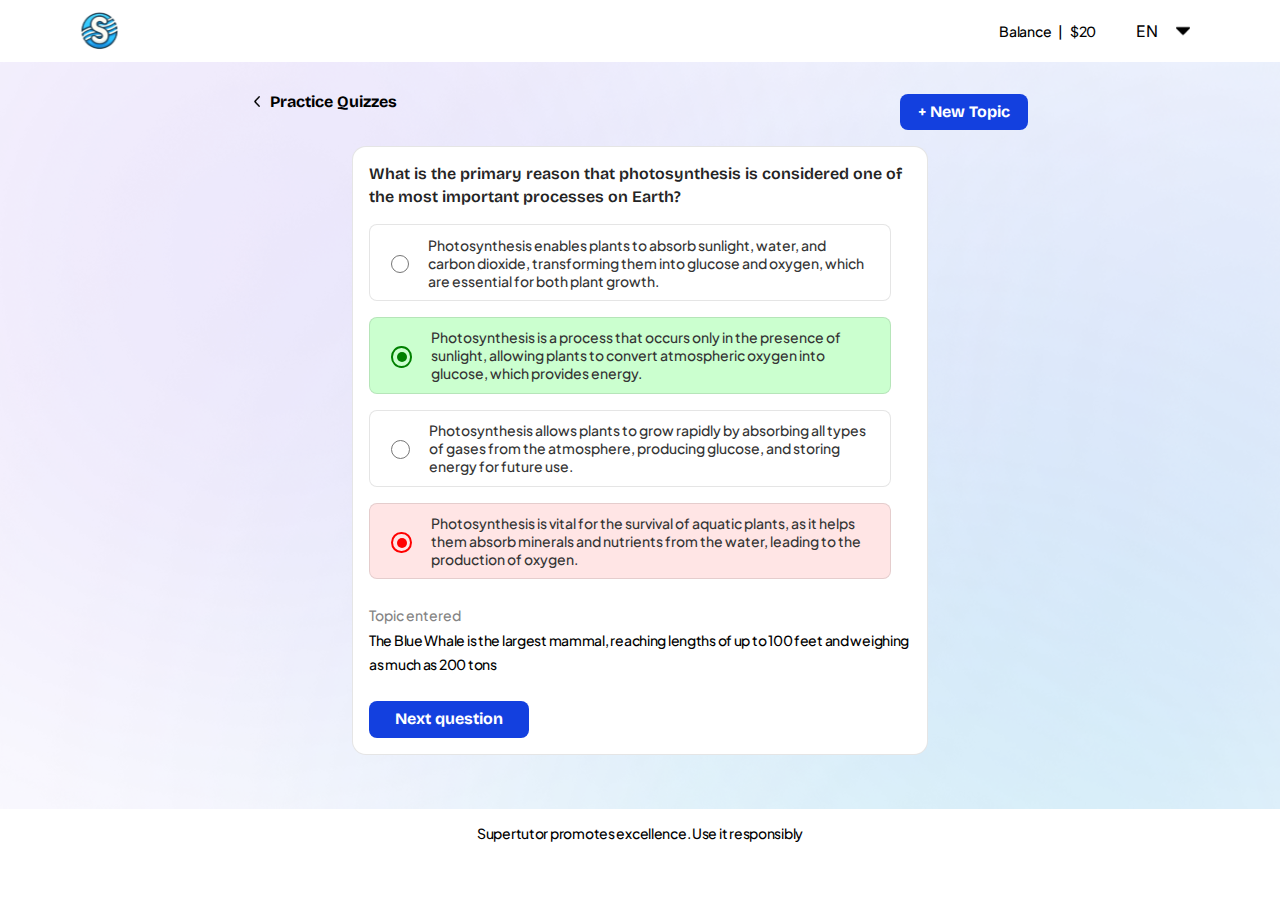
<file: practice_quiz3.html>
<!DOCTYPE html>
<html>
    <head>
        <meta charset="utf-8">
        <meta http-equiv="X-UA-Compatible" content="IE=edge">
        <title>SuperTutor</title>
        <meta name="description" content="">
        <meta name="viewport" content="width=device-width, initial-scale=1">
        <link rel="stylesheet" href="practice_quiz3.css">
        <link rel="stylesheet" href="./style.css">
        <meta name="viewport" content="width=device-width, initial-scale=1.0, viewport-fit=cover">
        <link href="https://fonts.googleapis.com/css2?family=Inter:wght@400;700&display=swap" rel="stylesheet">
        <link href="https://fonts.googleapis.com/css2?family=Bricolage+Grotesque:wght@600;700&family=Plus+Jakarta+Sans:wght@500&display=swap" rel="stylesheet">
    </head>
    <style>
    </style>
    <body style="height:83%;">

        <div class="navbar" >
            <img src="./assets/logo.svg" style="height:2.5rem;width:2.5rem;cursor: pointer;" onclick="window.location.href = 'index.html'" />
            <div class="flex-gap-2" style="gap:2.5rem;">
                <div class="black-md2"> Balance &nbsp;&nbsp; | &nbsp;&nbsp; $20 </div>
                <select class="custom-select" style="width:4rem;">
                    <option selected>EN</option>
                    <option value="es">ES</option>
                    <option value="fr">FR</option>
                    <option value="de">DE</option>
                    <option value="it">IT</option>
                    <option value="pt">PT</option>
                    <option value="ru">RU</option>
                    <option value="zh">ZH</option>
                    <option value="ja">JA</option>
                    <option value="ko">KO</option>
                    <option value="ar">AR</option>
                    <option value="hi">HI</option>
                    <option value="nl">NL</option>
                    <option value="sv">SV</option>
                    <option value="da">DA</option>
                    <option value="no">NO</option>
                    <option value="fi">FI</option>
                    <option value="pl">PL</option>
                    <option value="tr">TR</option>
                    <option value="cs">CS</option>
                </select>
            </div>
        </div>

        <div class="main-bg2" style="overflow-y: scroll;">

            <div class="inner-con">

                <div style="display:flex;align-items:flex-start;justify-content:space-around;padding-top:2rem;width:100%;">

                    <div class="flex-gap-05 cursor" onclick="window.location.href = 'practice_quiz2.html'">
                        <img src="assets/chevron.png" style="width:0.65rem;" />
                        <div class="black-md-700"> Practice Quizzes </div>
                    </div>

                    <button class="blue-action-btn" style="width:8rem;" onclick="window.location.href = 'practice_quiz1.html'"> + New Topic </button>

                </div>

                <div class="card1">

                    <div class="flex-col-gap-15 custom-input2" style="padding:1rem;">

                        <div class="flex-col-gap-1">
                            <div class="black-md">What is the primary reason that photosynthesis is considered one of the most important processes on Earth?</div>
                            <div class="flex-col-gap-1">
                                <div class="custom-radio-btn">
                                    <input type="radio" />
                                    <label for="high">Photosynthesis enables plants to absorb sunlight, water, and carbon dioxide, transforming them into glucose and oxygen, which are essential for both plant growth.</label>
                                </div>
                                <div class="custom-radio-btn green-radio" style="background: #CBFFCF !important;">
                                    <input type="radio" checked />
                                    <label for="medium">Photosynthesis is a process that occurs only in the presence of sunlight, allowing plants to convert atmospheric oxygen into glucose, which provides energy.</label>
                                </div>
                                <div class="custom-radio-btn">
                                    <input type="radio" />
                                    <label for="low">Photosynthesis allows plants to grow rapidly by absorbing all types of gases from the atmosphere, producing glucose, and storing energy for future use.</label>
                                </div>
                                <div class="custom-radio-btn red-radio" style="background: #FFE5E5 !important;">
                                    <input type="radio" checked />
                                    <label for="low"> Photosynthesis is vital for the survival of aquatic plants, as it helps them absorb minerals and nutrients from the water, leading to the production of oxygen. </label>
                                </div>
                            </div>                            
                        </div>

                        <div>
                            <div class="grey-md2"> Topic entered </div>
                            <div class="black-md2">
                                The Blue Whale is the largest mammal, reaching lengths of up to 100 feet and weighing as much as 200 tons
                            </div>
                        </div>

                        <button class="blue-action-btn" style="width:10rem;"> Next question </button>
                    </div>

                </div>

            </div>

        </div>

        <footer class="bottombar">
            Supertutor promotes excellence. Use it  responsibly
        </footer>


    </body>
</html>
</file>
<file: style.css>
html,body{
  padding: 0;
  margin: 0;
  width: 100%;
  height: 100%;
}

.navbar{
  display: flex;
  height: 1.85rem;
  padding: 1rem 5rem;
  align-items: center;
  justify-content: space-between;
  flex-shrink: 0;
  background: #FFF;
}


.main-bg{
  background: url('./assets/background.svg') no-repeat center center fixed;
  -webkit-background-size: cover;
  -moz-background-size: cover;
  -o-background-size: cover;
  background-size: cover;
  width: 100%;
  height: 100%;
}

.main-bg2 {
  background: url('./assets/background2.svg') no-repeat center center fixed;
  -webkit-background-size: cover;
  -moz-background-size: cover;
  -o-background-size: cover;
  background-size: cover;
  width: 100%;
  height: 100%;
}


.custom-input{
  display: flex;
  min-width: 15rem;
  padding: 0.75rem 1rem;
  align-items: center;
  align-self: stretch;
  border-radius: 8px;
  background: white;
  border: none;
  color: var(--Body-color, #848484);
  font-family: "Plus Jakarta Sans";
  font-size: 0.875rem;
  font-style: normal;
  font-weight: 500;
  line-height: 175%; /* 1.53125rem */
  letter-spacing: -0.0175rem;

  &:focus{
    border: none;
    outline: none;
  }
}


.custom-input2{
  display: flex;
  padding: 0.75rem;
  border-radius:14px;
  border: 1px solid rgba(0, 0, 0, 0.10);
  background: #FFF;
  color: var(--Body-color, #848484);
  align-self: stretch;
  /* 16 medium */
  font-family: "Plus Jakarta Sans";
  font-size: 0.9rem;
  font-style: normal;
  font-weight: 500;
  line-height: 1.25rem; /* 125% */

  &:focus{
    outline: none;
  }
}


.custom-select{
  cursor: pointer;
  border: none;
  outline: none;
  color: #000;
  font-family: Inter;
  font-size: 16px;
  font-style: normal;
  font-weight: 400;
  line-height: normal;

  background: none; /* Remove default background */
  appearance: none; /* Remove default dropdown arrow */
  -moz-appearance: none; /* For Firefox */
  -webkit-appearance: none; /* For Safari */
  background-image: url('./assets/caret-down.png'); /* Custom arrow image */
  background-repeat: no-repeat;
  background-position: right 10px center; /* Position the image */
  background-size: 14px; /* Adjust size of the image */
}


.custom-select2{
  display: flex;
  padding: 0.85rem 1rem;
  align-items: center;
  gap: 1rem;
  align-self: stretch;
  border-radius: 10px;
  border: 1px solid rgb(214, 211, 211);
  background:white;
  color: var(--Body-color, #848484);
  /* 14 medium sans */
  font-family: "Plus Jakarta Sans";
  font-size: 0.875rem;
  font-style: normal;
  font-weight: 500;
  line-height: 175%; /* 1.53125rem */
  letter-spacing: -0.0175rem;
  cursor: pointer;

  appearance: none; /* Remove default dropdown arrow */
  -moz-appearance: none; /* For Firefox */
  -webkit-appearance: none; /* For Safari */
  background-image: url('./assets/arrow-down.png'); /* Custom arrow image */
  background-repeat: no-repeat;
  background-position: right 10px center; /* Position the image */
  background-size: 12px; /* Adjust size of the image */

  &:focus{
    outline: none;
  }

}


.custom-radio-btn{
  display: flex;
  padding: 0.65rem 1rem;
  align-items: center;
  gap: 1rem;
  border-radius: 0.5rem;
  border: 1px solid rgba(0, 0, 0, 0.10);
  background: #FFF;
  min-width: 6.5rem;
  max-width:15rem;
  color: #343434;
  font-family: "Plus Jakarta Sans";
  font-size: 0.875rem;
  font-style: normal;
  font-weight: 500;
  line-height: normal;

  input{
    width:1.25rem;
    height:1.25rem;
    cursor: pointer;
  }

}


.flex-gap-05{
  display:flex;
  align-items:center;
  gap: 0.5rem;
}

.flex-gap-1{
  display:flex;
  align-items:center;
  gap: 1rem;
}

.flex-gap-2{
  display:flex;
  align-items:center;
  gap: 2rem;
}

.flex-gap-15{
  display:flex;
  align-items:center;
  gap: 1.5rem;
}

.flex-col-gap-05{
  display:flex;
  flex-direction: column;
  gap: 0.5rem;
}

.flex-col-gap-1{
  display:flex;
  flex-direction: column;
  gap: 1rem;
}

.flex-col-gap-2{
  display:flex;
  flex-direction: column;
  gap: 2rem;
}

.flex-col-gap-15{
  display:flex;
  flex-direction: column;
  gap: 1.5rem;
}

.blue-action-btn{
  color: white;
  font-family: "Bricolage Grotesque";
  font-size: 1rem;
  font-style: normal;
  font-weight: 700;
  line-height: 100%; /* 1rem */
  background: #1340DF;
  border: none;
  outline: none;
  border-radius: 8px;
  width:100%;
  padding: 0.85rem 1rem;
  cursor: pointer;

  &:hover{
    opacity: 0.85;
  }

}

.cursor{
  cursor: pointer;
}

.card{
  display: flex;
  width: 12.125rem;
  height: 12.125rem;
  padding: 1.5rem;
  flex-direction: column;
  justify-content: space-between;
  align-items: flex-start;
  border-radius: 1.25rem;
  border: 1px solid rgba(0, 0, 0, 0.10);
  background: #FFF;
  box-shadow: 14px 27px 45px 4px rgba(112, 144, 176, 0.20);
  cursor: pointer;

  .title{
    color: #000;
    font-family: "Bricolage Grotesque";
    font-size: 1.25rem;
    font-style: normal;
    font-weight: 700;
    line-height: normal;
  }

  .subtitle{
    color: rgba(0, 0, 0, 0.50);
    font-family: "Plus Jakarta Sans";
    font-size: 0.875rem;
    font-style: normal;
    font-weight: 400;
    line-height: 1.25rem; /* 142.857% */
  }



  &:hover{

    box-shadow: none;
    background: #E8EDFB;
    border: none;
    outline: none;

      /* Adding transition for scaling */
    svg, .title, .subtitle {
      transition: transform 0.2s ease-in; /* Scale down animation */
    }

    svg {
      transform: scale(0.7); /* Shrink the svg */
    }

    .title {
      transform: scale(0.925); /* Shrink the title */
    }

    .subtitle {
      transform: scale(0.925); /* Shrink the subtitle */
    }
  }

}

.bottombar{
  display: flex;
  padding: 0.75rem 1rem;
  justify-content: center;
  align-items: center;
  gap: 0.625rem;
  background: #FFF;
  color: #000;
  /* 14 medium sans */
  font-family: "Plus Jakarta Sans";
  font-size: 0.875rem;
  font-style: normal;
  font-weight: 500;
  line-height: 175%; /* 1.53125rem */
  letter-spacing: -0.0175rem;
}

.divider{
  height: var(--Stroke-Border, 0.0625rem);
  align-self: stretch;
  background: var(--Background-Disabled-Default, #D9D9D9);
}

.question-card{
  display: flex;
  padding: 1.5rem;
  flex-direction: column;
  justify-content: center;
  gap: 0.5rem;
  border-radius: var(--16, 1rem);
  background: #FFF;
  color: var(--Heading-color, #242424);
  /* 14 medium sans */
  font-family: "Plus Jakarta Sans";
  font-size: 0.875rem;
  font-style: normal;
  font-weight: 500;
  line-height: 175%; /* 1.53125rem */
  letter-spacing: -0.0175rem;
  align-self: stretch;
}


/* ------------------------------------------------------------------ */
/* Global Fonts  */

.main-title{
  color: var(--Heading-color, #242424);
  font-family: "Bricolage Grotesque";
  font-size: 3rem;
  font-style: normal;
  font-weight: 700;
  line-height: normal;
  letter-spacing: -0.03rem;
}

.title2{
  color: var(--Body-color, #848484);
  text-align: center;
  font-family: "Plus Jakarta Sans";
  font-size: 1.25rem;
  font-style: normal;
  font-weight: 500;
  line-height: normal;
  align-self: stretch;
}


.black-md{
  color: var(--Heading-color, #242424);
  /* 16 semibold */
  font-family: "Bricolage Grotesque";
  font-size: 1rem;
  font-style: normal;
  font-weight: 600;
  line-height: 140%; /* 1.4rem */
}

.black-md2{
  color: #000;

/* 14 medium sans */
font-family: "Plus Jakarta Sans";
font-size: 0.875rem;
font-style: normal;
font-weight: 500;
line-height: 175%; /* 1.53125rem */
letter-spacing: -0.0175rem;
}

.black-md-33{
  color: var(--Heading-color, #242424);
  font-family: "Bricolage Grotesque";
  font-size: 1.5rem;
  font-style: normal;
  font-weight: 700;
  line-height: normal;
  letter-spacing: -0.015rem;
}

.black-md-700{
  color: #000;
font-family: "Bricolage Grotesque";
font-size: 1rem;
font-style: normal;
font-weight: 700;
line-height: 100%; /* 1rem */
}

.black-lg-700{
  color: #000;
text-align: center;
font-family: "Bricolage Grotesque";
font-size: 1.25rem;
font-style: normal;
font-weight: 700;
line-height: normal;
letter-spacing: -0.0125rem;
}

.grey-md{
  color: var(--Body-color, #848484);
  /* text-align: right; */
  /* 16 semibold */
  font-family: "Bricolage Grotesque";
  font-size: 1rem;
  font-style: normal;
  font-weight: 600;
  line-height: 140%; /* 1.4rem */
}

.grey-md2{
  color: var(--Body-color, #848484);
  /* text-align: center; */
  font-family: "Plus Jakarta Sans";
  font-size: 0.875rem;
  font-style: normal;
  font-weight: 500;
  line-height: 175%; /* 1.53125rem */
}


.blue-md{
  color: var(--Primary, #1340DF);
  /* Button bold */
  font-family: "Bricolage Grotesque";
  font-size: 1rem;
  font-style: normal;
  font-weight: 700;
  line-height: 100%; /* 1rem */
}
</file>
<file: index.css>
.hover-btn{
   &:hover{
    opacity: 1 !important;
    background: rgb(225, 225, 225) !important;
   }
}



@media (max-width: 599px) {

    .custom-input {
        width: 25rem !important;
    }

    .blue-action-btn {
        width: 27rem !important;
    }

    .main-title{
        font-size: 2rem;
    }

    .title2{
        font-size: 1.1rem;
    }

}


@media (max-width: 480px) {

    .custom-input {
        width: 20rem !important;
    }

    .blue-action-btn {
        width: 22rem !important;
    }

    .main-title{
        font-size: 2rem;
    }

    .title2{
        font-size: 1.1rem;
    }

}


@media (max-width: 480px) {

    .custom-input {
        width: 18rem !important;
    }

    .blue-action-btn {
        width: 20rem !important;
    }

    .main-title{
        font-size: 1.75rem;
    }

    .title2{
        font-size: 1rem;
    }

    .navbar{
        padding: 1rem 2rem !important;
    }
}

/* Apply styles when the orientation is landscape */
@media only screen and (max-width: 768px) and (orientation: landscape) {

    .main-bg {
      padding-bottom: 10rem;
    }
  
  }
</file>
<file: course_guide1.css>
.blue-action-btn{
    padding: 0.65rem 0.75rem;
}

.main101{
    display:flex;
    align-items:flex-start;
    justify-content:space-around;
    padding-top:2rem;
}

.con2{
    margin-top:1.5rem;
}

@media (max-width: 550px) {

    .navbar{
        padding: 1rem 2rem !important;
    }

}

.midpart1{
    width: 45%;
    height: 75vh;
    display: flex;
    flex-direction:column;
    gap:1.5rem;
}

@media (max-width: 1300px) {
    .con2{
        margin-top:1.5rem !important;
    }
}

@media (max-width: 1100px) {

    .midpart1{
        width: 65%;
        margin-bottom:2rem;
    }

    .container1{
        gap: 1.5rem !important;
    }

}

@media (max-width: 830px) {

    .midpart1{
        width: 75%;
        margin-bottom:2rem;
    }

}

@media (max-width: 760px) {

.midpart1{
    width: 85rem;
    margin-bottom:2rem;
}

}


@media (max-width: 650px) {

    .main101{
        flex-direction: column;
        padding-top: 1rem;
    }

    .container1 {
        gap: 1rem !important;
    }

    .custom-radio-btn{
        padding: 0.5rem 0.75rem;
    }

    .midpart1{
        width: 85vw;
        align-self: center;
    }

    .flex-gap-1{
        flex-wrap: wrap;
    }

}


@media (max-width: 600px) {

    .main-bg2{
        overflow-y: scroll;
    }
    
}


@media (max-width: 500px) {

    .midpart1{
        height: unset;
    }

    .container1{
        gap: 1.5rem !important;
        .flex-gap-1{
            flex-direction: column;
            align-items: flex-start;
        }
        .custom-radio-btn{
            width: 90%;
            max-width: unset;
        }
        .blue-action-btn{
            width: 95% !important;
        }
    }

}



/* Apply styles when the orientation is landscape */
@media only screen and (max-width: 768px) and (orientation: landscape) {

    .main-bg2 {
      padding-bottom: 18rem;
    }
  
  }
</file>
<file: course_guide2.css>
.blue-action-btn{
    padding: 0.65rem 0.75rem;
}

.midcon{
    width: 50%;
    height: 75vh;
    display: flex;
    flex-direction:column;
    gap:1.35rem;
}

.top-part{
    display:flex;
    align-items:flex-start;
    margin-top: 2rem;
    width: 60%;
    justify-content: space-between;
}


@media (max-width: 800px) {

    .top-part{
        width: 85%;
    }

    .midcon{
        width: 70%;
    }
}


@media (max-width: 500px) {

    .top-part{
        width: 90%;
    }

    .midcon{
        width: 80%;
        margin-top: 1rem;
    }
}

@media (max-width: 550px) {

.navbar{
    padding: 1rem 2rem !important;
}

}



/* Apply styles when the orientation is landscape */
@media only screen and (max-width: 768px) and (orientation: landscape) {

    .main-bg2 {
      padding-bottom: 13rem;
    }
  
  }
</file>
<file: homework_help1.css>
.mainconteent2{
    padding-top: 2rem;
}

.blue-action-btn{
    padding: 0.65rem 0.75rem;
}

.mid-content{
    margin-top: 2.25rem;
}

.middlepart {
    width: 50%;
    /* height: 75vh; */
    height: 70vh;
    display: flex;
    flex-direction: column;
    justify-content: space-between;
}

.fixed-input1{
    position: fixed;
    bottom: 10vh;
    width: 48%;
    left: 50%; /* Move to the middle horizontally */
    transform: translateX(-50%); /* Adjust to perfectly center */
    box-shadow: 14px 27px 45px 4px rgba(112, 144, 176, 0.20);
}

.question-card{
    margin-bottom: 7rem;
}

@media (max-width: 1100px) {

    .middlepart {
        width: 60%;
    }

    .fixed-input1{
        width: 57% !important;
    }

}

@media (max-width: 800px) {

    .middlepart {
        width: 25%;
        align-items: center;
        height: 72vh;
        margin-right: 1rem;
    }

    .question-card , .mid-content{
        width:30rem;
    }

    .mid-content{
        margin-top: 4.25rem !important;
    }

    .fixed-input1{
        width: 72% !important;
        transform: translateX(-51.5%); /* Adjust to perfectly center */
    }

}

@media (max-width: 750px) {
    .fixed-input1{
        width: 80% !important;
        transform: translateX(-52%); /* Adjust to perfectly center */
    }
}


@media (max-width: 600px) {

    .black-lg-700{
        font-size: 1rem !important;
    }
    .grey-md2{
        font-size:0.75rem !important;
    }

    .question-card , .mid-content{
        width:25rem;
    }

    .mainconteent2{
        padding-top: 1rem;
    }

}


@media (max-width: 550px) {

        .question-card , .mid-content{
            width:23rem;
        }
        .question-card{
            padding:1rem;
        }

        .mid-content{
            margin-top: 3rem !important;
            margin-bottom: 1rem;
        }

        .ques{
            gap: 1rem !important;
        }

        .navbar{
            padding: 1rem 2rem !important;
        }

    }


@media (max-width: 480px) {
    .question-card, .mid-content {
        width: 20rem;
        font-size: 0.8rem;
    }

    .bottombar{
        font-size: 0.75rem;
        padding: 0.5rem 0.85rem;
    }

    /* .ques{
        flex-direction: column-reverse;
    } */

    .custom-input2{
        height: 3rem;

        .blue-action-btn{
            align-self: flex-end;
        }
    }


}

@media (max-width: 420px) {
    .question-card, .mid-content {
        width: 18rem;
        font-size: 0.8rem !important;
    }

    .custom-input2{
        font-size: 0.8rem !important;
        padding: 0.55rem !important;
    }

    .fixed-input1{
        width: 86% !important;
        transform: translateX(-51%); /* Adjust to perfectly center */
    }

}


/* Apply styles when the orientation is landscape */
@media only screen and (max-width: 768px) and (orientation: landscape) {

    .main-bg2 {
      padding-bottom: 14rem;
    }
  
  }
</file>
<file: page2.css>
@media (max-width: 599px) {

    .custom-select2 {
        width: 25rem !important;
    }

    .blue-action-btn {
        width: 27rem !important;
    }

    .main-title{
        font-size: 2rem;
    }

    .title2{
        font-size: 1.1rem;
    }

}


@media (max-width: 480px) {

    .custom-select2 {
        width: 20rem !important;
    }

    .blue-action-btn {
        width: 20rem !important;
    }

    .main-title{
        font-size: 1.75rem;
    }

    .title2{
        font-size: 1rem;
    }

    .navbar{
        padding: 1rem 2rem !important;
    }
}


/* Apply styles when the orientation is landscape */
@media only screen and (max-width: 768px) and (orientation: landscape) {

    .main-bg {
      padding-bottom: 13rem;
    }
  
  }
</file>
<file: page3.css>
#feedbackDialog{
    width:30%;
}

dialog {
    border: none;
}
dialog, .feedback-dialog {
    display: flex;
    padding: 1.5rem;
    flex-direction: column;
    align-items: flex-start;
    gap: 1.5rem;
    border-radius: 1.5rem;
    background: #FFF;
}

/* Darker backdrop styling */
dialog::backdrop {
    background-color: rgba(0, 0, 0, 0.7); /* Darker backdrop */
}

.feedback-textarea{
    display: flex;
    padding: var(--16, 1rem) var(--20, 1.25rem);
    flex-direction: column;
    align-items: flex-start;
    gap: 2rem;
    align-self: stretch;
    border-radius: var(--16, 1rem);
    border: 1px solid rgba(0, 0, 0, 0.20);
    background: #FFF;
    color: var(--sds-color-text-default-tertiary);
    /* 16 medium */
    font-family: "Plus Jakarta Sans";
    font-size: 1rem;
    font-style: normal;
    font-weight: 300;
    opacity: 0.5;
    line-height: 1.25rem; /* 125% */
    outline: none;
    width:100%;
}

@media (max-width: 900px) {

    #feedbackDialog{
        width:50%;
    }   
}

@media (max-width: 600px) {

    .main-title{
        font-size: 2.5rem;
    }

}

@media (max-width: 480px) {

    #feedbackDialog{
        width:60%;
    }   

    .main-title{ 
        font-size: 2.5rem;
    }

    .navbar{
        padding: 1rem 2rem !important;
    }
}

@media (max-width: 520px) {

    .card{
        flex-direction: row !important;
        gap: 1rem;
        height:unset;
        width: 18.125rem;
    }

    .main-title{
        font-size: 2rem;
    }

    svg{
        width:3.5rem;
    }

}
</file>
<file: practice_quiz1.css>
.blue-action-btn{
    padding: 0.65rem 0.75rem;
}

@media (max-width: 550px) {

    .navbar{
        padding: 1rem 2rem !important;
    }

}

.top-part{
    margin-left:10vw;
}

.main-part{
    width: 50vw;
    height: 75vh;
    display: flex;
    flex-direction:column;
    gap:1.5rem;
    align-self:center;
}

@media (max-width: 1050px) {

    .main-part{
        width: 60vw;
    }

}

@media (max-width: 950px) {

    .main-part{
        width: 70vw;
    }

}

@media (max-width: 750px) {

    .main-part{
        width: 80vw;
    }

}

@media (max-width: 560px) {

    .ops{
        flex-direction: column;
    }

    .custom-radio-btn{
        max-width: unset;
        width: 90%;
    }

    .custom-input2{
        gap: 0 !important;
    }

    .blue-action-btn{
        margin-top: 1rem;
    }

    .top-part{
        margin-left: 5vw;
    }

    .main-part{
        margin-right: 1.5rem;
    }

    .blue-action-btn{
        width: 100% !important;
    }

}

.main-bg2{
    overflow-y: scroll;
}


/* Apply styles when the orientation is landscape */
@media only screen and (max-width: 768px) and (orientation: landscape) {

    .main-bg2 {
      padding-bottom: 12rem;
      overflow-y: hidden;
    }
  
  }
</file>
<file: practice_quiz2.css>
/* input{
    width: 2.25rem !important;
    height: 2.25rem !important;
} */

.blue-action-btn{
    padding: 0.65rem 0.75rem;
}

.custom-radio-btn{
    width:90%;
    min-width: none;
    max-width: none;
}

.inner-con{
    display:flex;
    flex-direction: column;
    align-items:center;
    justify-content:space-around;
    padding-top:2rem;
    gap: 1rem;
    height:100%;
    padding-bottom: 10rem;
}

@media (max-width: 550px) {

    .navbar{
        padding: 1rem 2rem !important;
    }

    /* Safari-specific styles go here */
    @supports (-webkit-touch-callout: none) {
        .inner-con{
            margin-top: 3rem;
        }
    }
      

}

.top-part{
    margin-left:10vw;
    align-self: baseline;
}

@media (max-width: 850px) {
    .custom-input2{
        width: 50vw;
        align-self: center;
    }
}

@media (max-width: 600px) {
    .custom-input2{
        width: 70vw;
    }
}

@media (max-width:500px) {
    .custom-input2{
        width: 75vw;
    }

    .blue-action-btn{
        width: 100% !important;
    }

    .inner-con{
        padding-bottom: 15rem;
    }
}


.main-bg2{
    overflow-y: scroll;
}

/* Apply styles when the orientation is landscape */
@media only screen and (max-width: 768px) and (orientation: landscape) {

    .main-bg2 {
      padding-bottom: 14rem;
      overflow-y: hidden;
    }
  
  }
</file>
<file: practice_quiz3.css>
input{
    width: 2.65rem !important;
    height: 1.35rem !important;
    min-width: unset;
}

@media (max-width: 1200px) {
    .green-radio, .red-radio {
        input{
            width: 3rem !important;
        }
    }
}

@media (max-width: 1100px) {
    .green-radio, .red-radio {
        input{
            width: 3.5rem !important;
        }
    }
}

@media (max-width: 500px) {
    .green-radio, .red-radio{
        input{
            width: 3.85rem !important;
        }
    }
}

@media (max-width: 450px) {
    .green-radio, .red-radio{
        input{
            width: 4.25rem !important;
        }
    }
}

@media (max-width: 430px) {
    .green-radio, .red-radio{
        input{
            width: 4.75rem !important;
        }
    }
}


/* For green radio button */
.green-radio input[type="radio"] {
    appearance: none;
    -webkit-appearance: none;
    -moz-appearance: none;
    width: 20px;
    height: 20px;
    border: 2px solid green; /* Green border */
    border-radius: 50%;
    outline: none;
    cursor: pointer;
    position: relative;
}

/* Style the checked state of green radio */
.green-radio input[type="radio"]:checked::before {
    content: '';
    width: 10px;  /* Slightly smaller inner circle */
    height: 10px;
    background-color: green; /* Green color when checked */
    border-radius: 50%;
    position: absolute;
    top: 4px;  /* Increased space from the top */
    left: 4px; /* Increased space from the left */
}

/* For red radio button */
.red-radio input[type="radio"] {
    appearance: none;
    -webkit-appearance: none;
    -moz-appearance: none;
    width: 20px;
    height: 20px;
    border: 2px solid red; /* Red border */
    border-radius: 50%;
    outline: none;
    cursor: pointer;
    position: relative;
}

/* Style the checked state of red radio */
.red-radio input[type="radio"]:checked::before {
    content: '';
    width: 10px;  /* Slightly smaller inner circle */
    height: 10px;
    background-color: red; /* Red color when checked */
    border-radius: 50%;
    position: absolute;
    top: 4px;  /* Increased space from the top */
    left: 4px; /* Increased space from the left */
}

.blue-action-btn{
    padding: 0.65rem 0.75rem !important;
}

.custom-radio-btn{
    width:90%;
    min-width: none !important;
    max-width: none !important;
}

.inner-con{
    display:flex;
    flex-direction: column;
    align-items:center;
    gap:1rem;
    height:100%;
    padding-bottom: 10rem;
}

@media (max-width: 550px) {

    .navbar{
        padding: 1rem 2rem !important;
    }

}

@media (max-width: 700px) {

    .inner-con{
        padding-bottom: 20rem;
    }

}


.card1{
    width: 45%;
    height: 85vh;
    display: flex;
    flex-direction:column;
    gap:1.5rem;
}


@media (max-width: 1000px) {
    .card1{
        width: 60%;
    }
}

@media (max-width: 700px) {
    .card1{
        width: 70%;
    }
}

@media (max-width: 600px) {
    .card1{
        width: 90%;
    }
}



/* Apply styles when the orientation is landscape */
@media only screen and (max-width: 768px) and (orientation: landscape) {

    .main-bg2 {
      padding-bottom: 17rem;
      overflow-y: hidden  !important;
    }
  
  }
</file>
